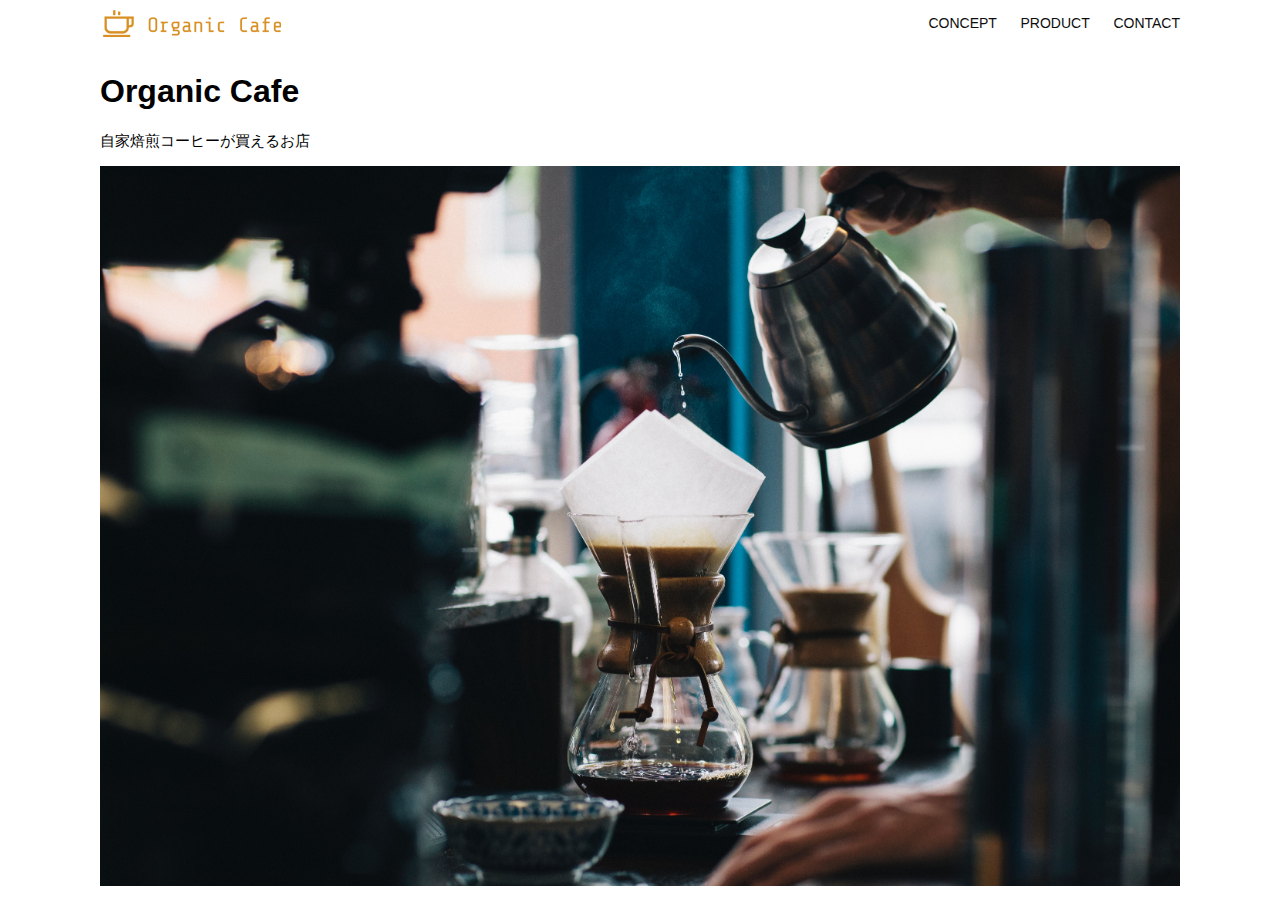
<file: html-css-kadai_013/index.html>
<!DOCTYPE html>
<html>
  <head>
    <title>Original Cafe</title>
    <meta charset="UTF-8">
    <meta name="description" content="自家焙煎のコーヒーが買えるお店Original Cafe">
    <meta name="viewport" content="width=device-width, initial-scale=1.0">
    <link rel="stylesheet" href="style.css">
  </head>

  <body>
    <!--ヘッダー-->
    <header>
      <!--ロゴ-->
      <a href="index.html" id="logo">
        <img src="images/logo.png" alt="トップページに戻る">
      </a>

       <!-- PC用ナビゲーション -->
    <nav id="nav-pc">
      <a href="index.html#concept">CONCEPT</a>
      <a href="index.html#product">PRODUCT</a>
      <a href="index.html#contact">CONTACT</a>
    </nav>

          <!-- スマホ用メニューボタン -->
    <img id="menu-sp" src="images/button-menu.png" alt="ナビゲーションを開く" onclick="document.getElementById('nav-sp').style.display = 'block'">

    <!-- スマホ用ナビゲーション -->
    <nav id="nav-sp">
      <ul>
        <li>
          <img id="close" src="images/button-close.png" alt="ナビゲーションを閉じる" onclick="document.getElementById('nav-sp').style.display = 'none'">
        </li>
        <li>
          <a id="logo-sp" href="index.html" onclick="document.getElementById('nav-sp').style.display = 'none'">
            <img src="images/logo-sp.png" alt="トップページに戻る">
          </a>
        </li>
        <li>
          <a class="menu" href="index.html#concept" onclick="document.getElementById('nav-sp').style.display = 'none'">CONCEPT</a>
        </li>
        <li>
          <a class="menu" href="index.html#product" onclick="document.getElementById('nav-sp').style.display = 'none'">PRODUCT</a>
        </li>
        <li><a class="menu" href="index.html#contact" onclick="document.getElementById('nav-sp').style.display = 'none'">CONTACT</a>
        </li>
      </ul>
    </nav>
    </header>

    <main>
      <article>
        <!--メインビジュアル-->
        <section id="main-visual">
          <div id="main-message">
            <h1>Organic Cafe</h1>
            <p>自家焙煎コーヒーが買えるお店</p>
          </div>
          <img src="images/main-image.jpg" alt="コーヒーをハンドドリップで淹れる画像"/>
        </section> 
      </article>
    </main>
  </body>
</html>
</file>
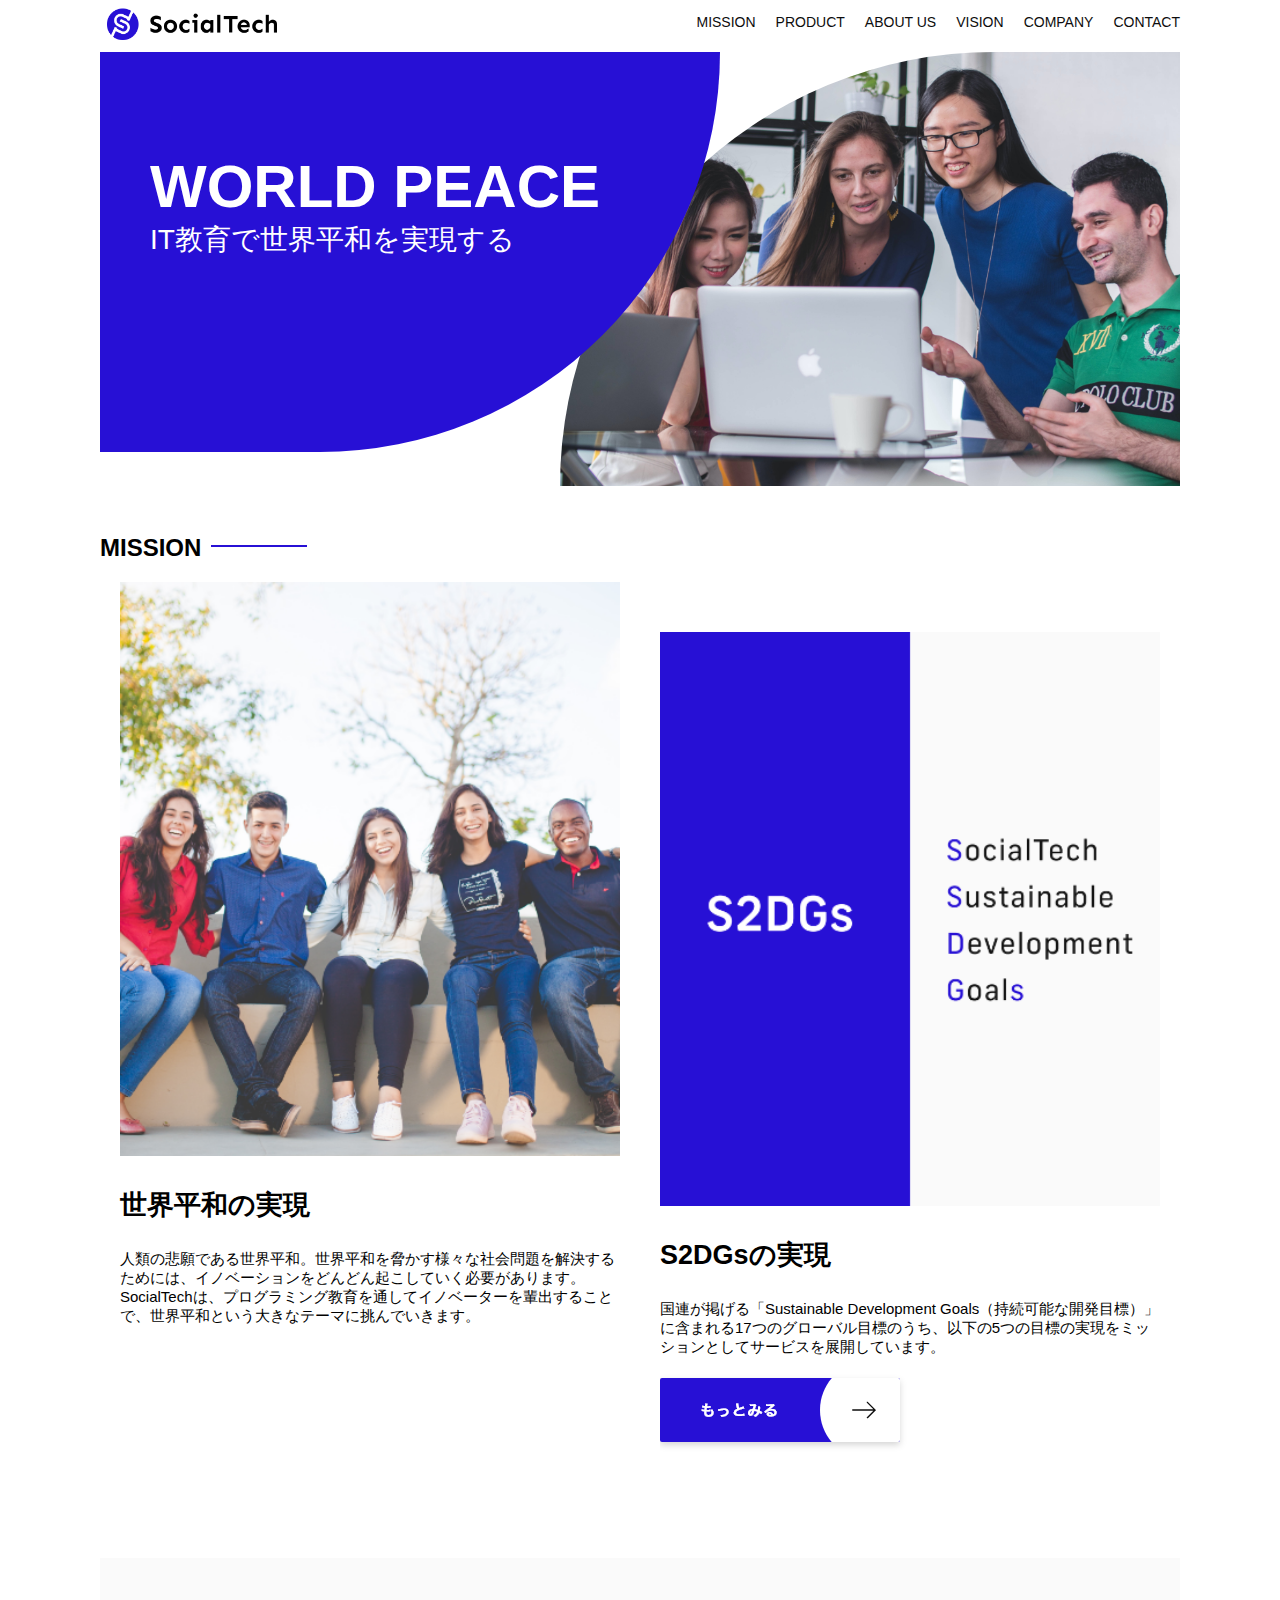
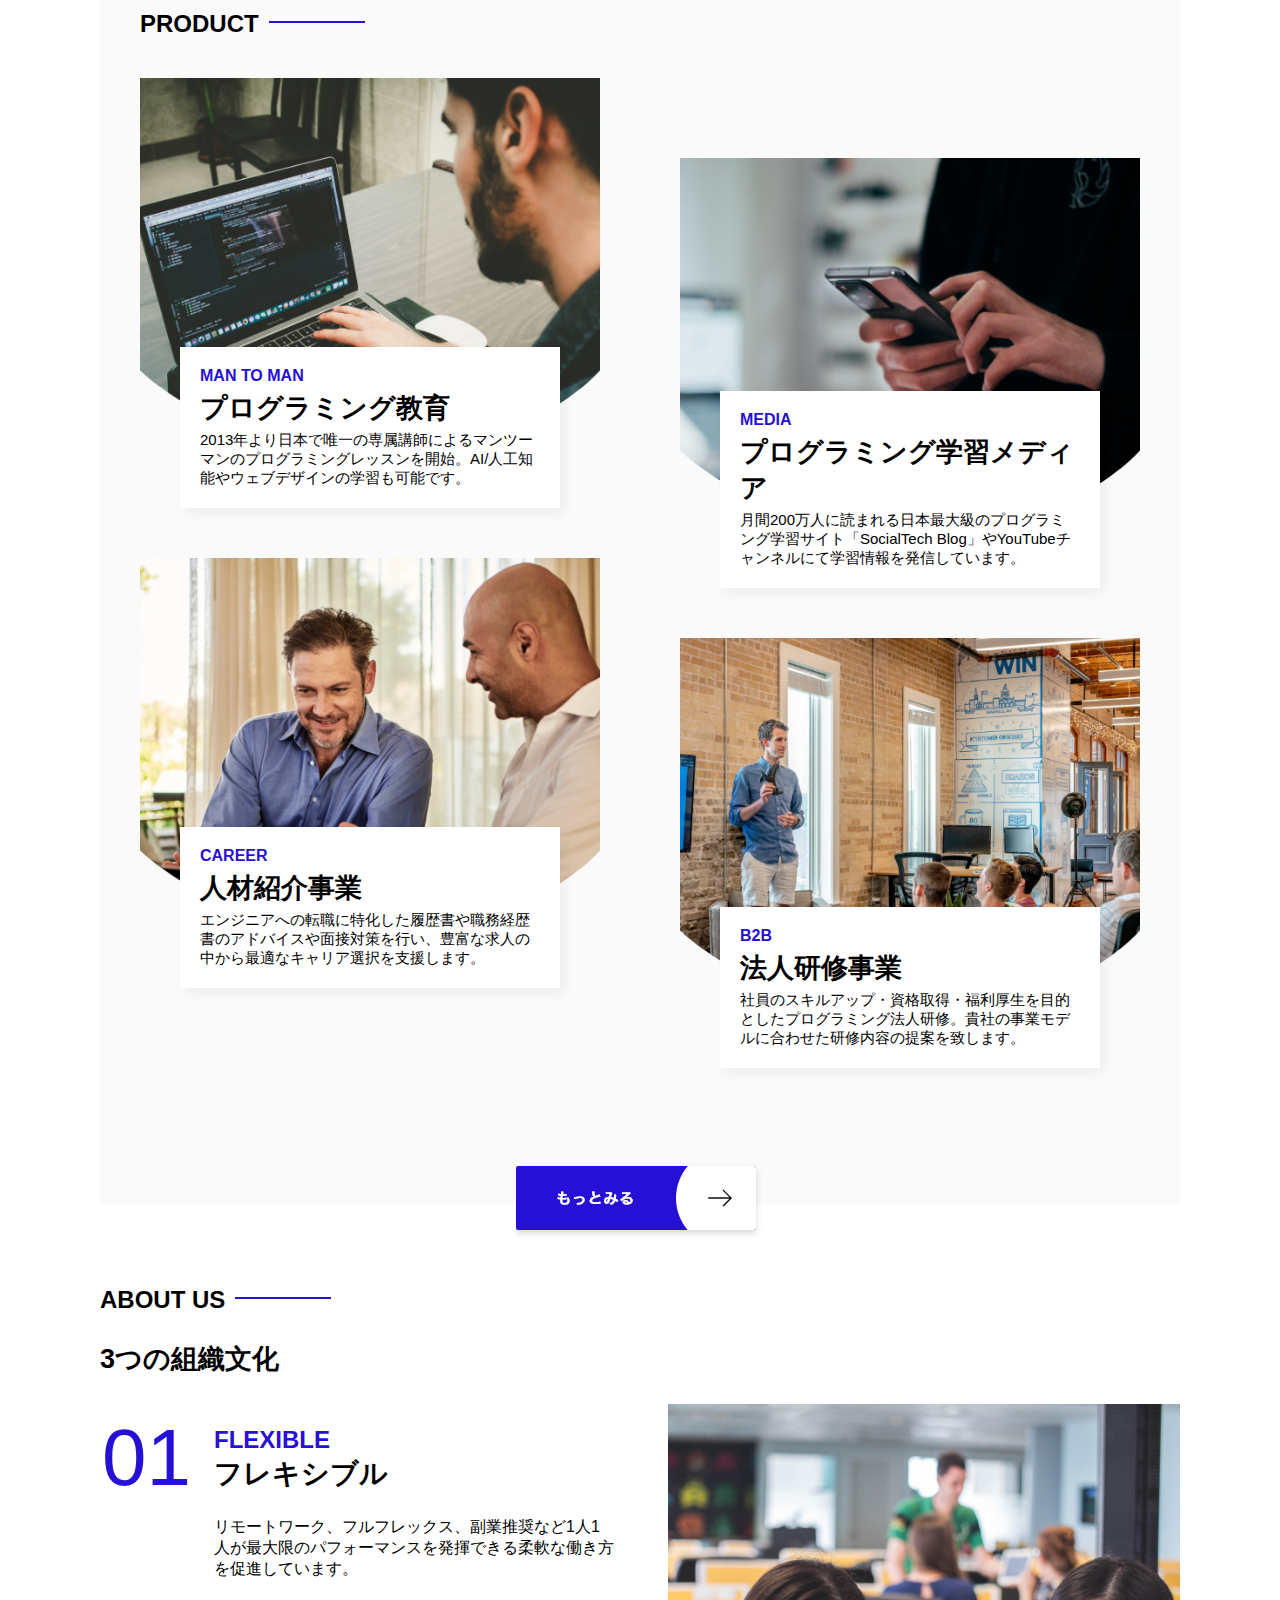
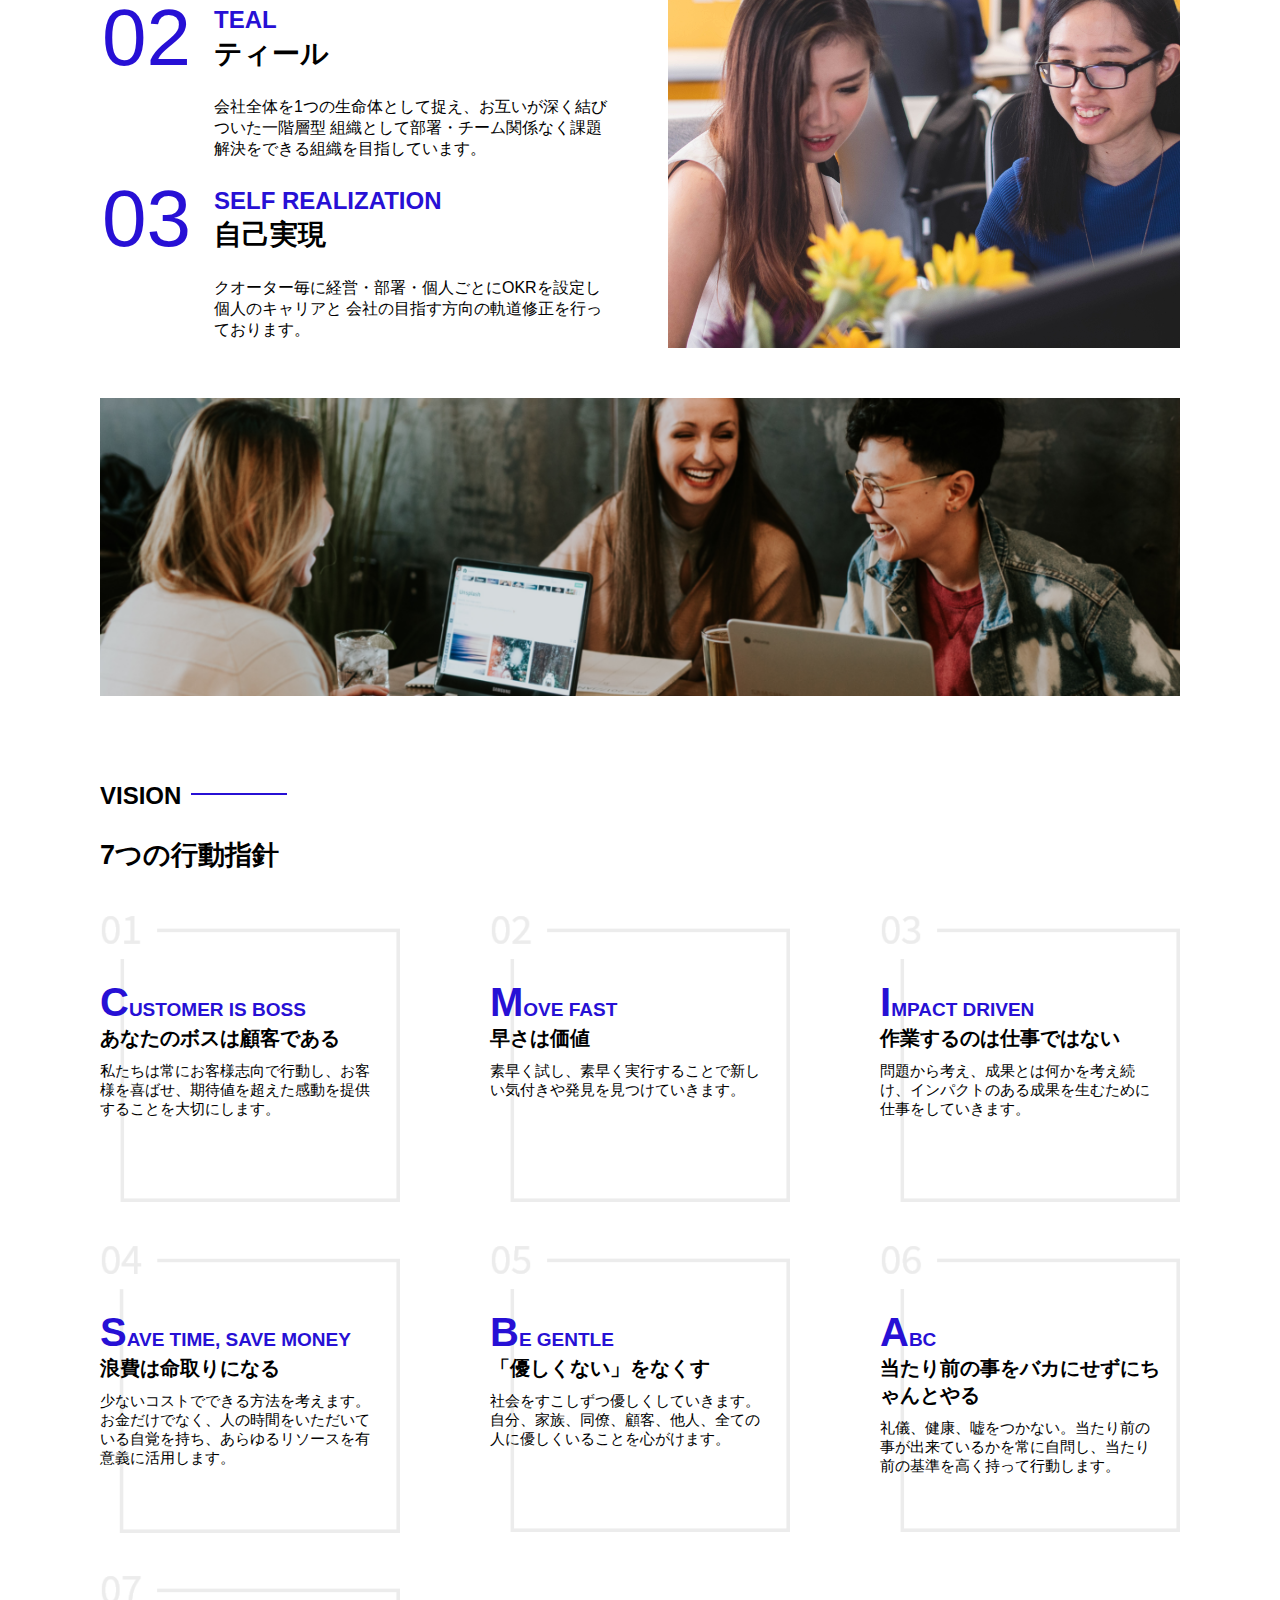
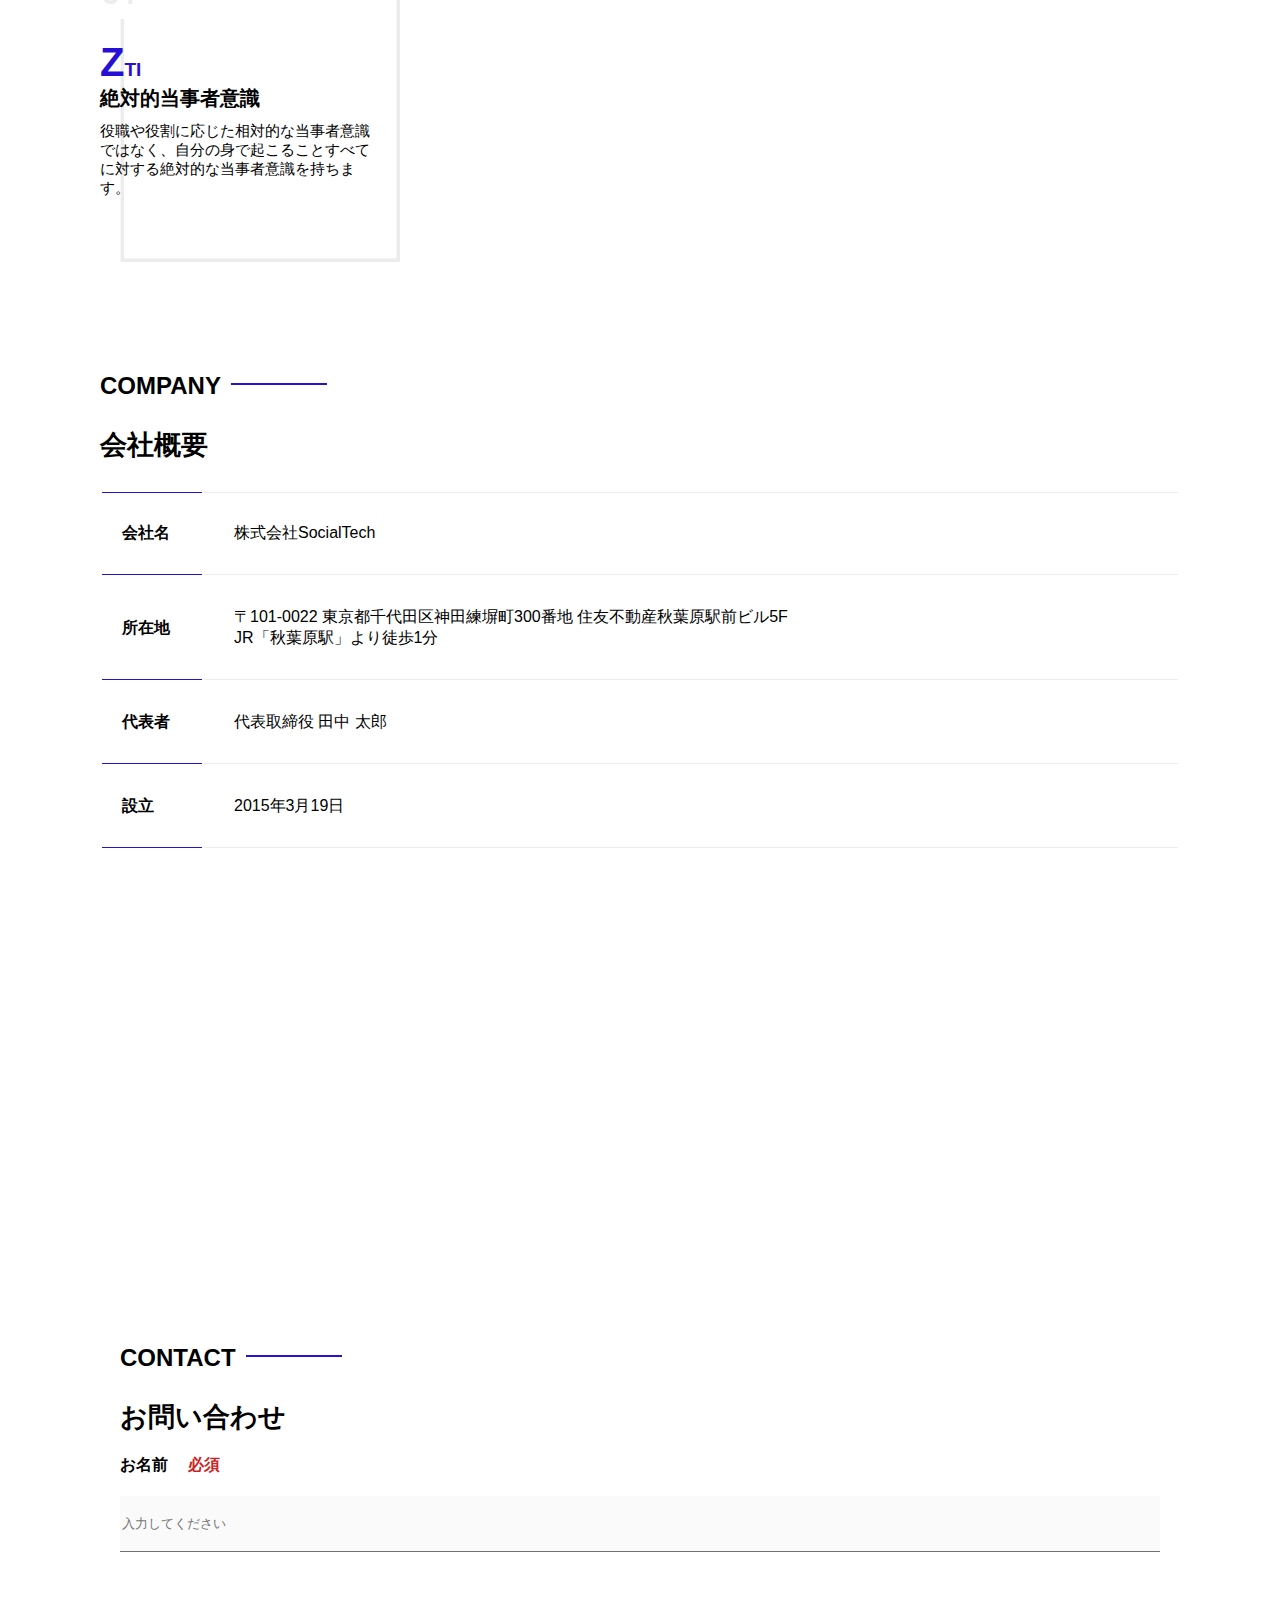
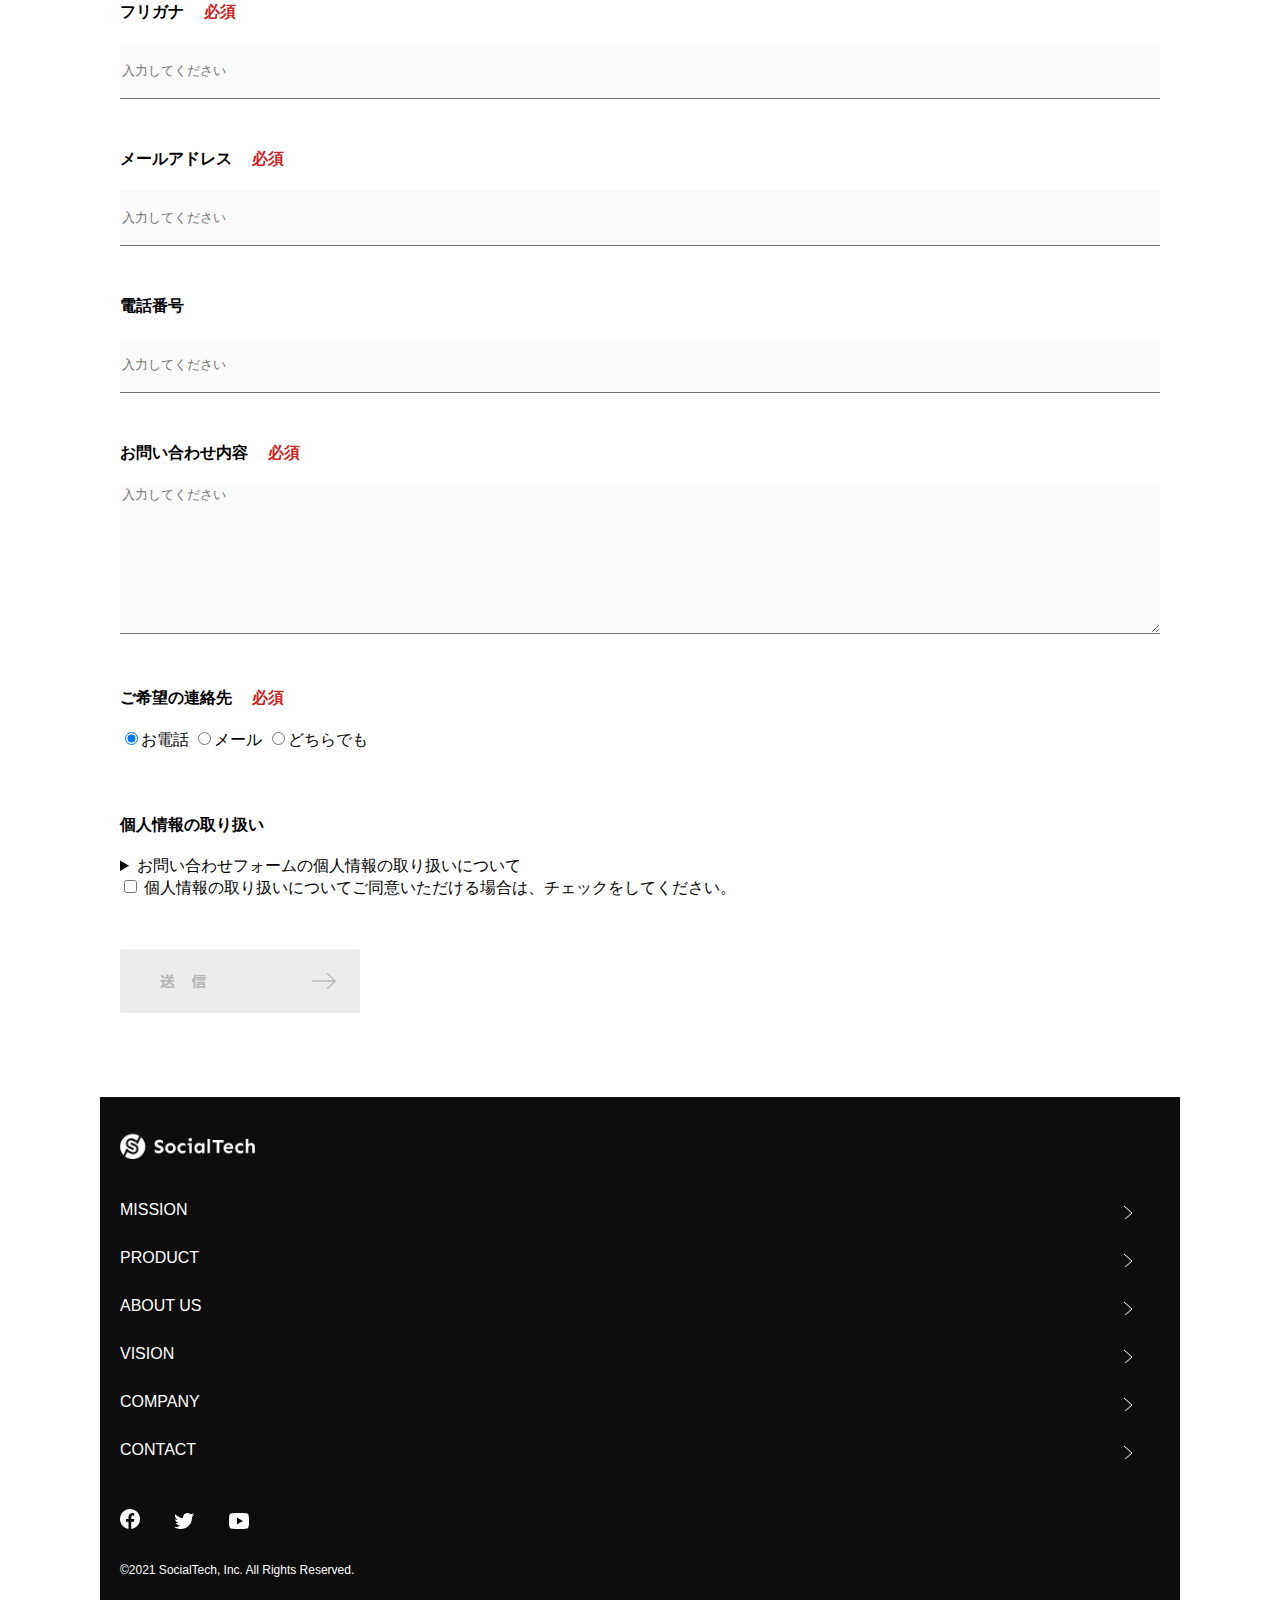
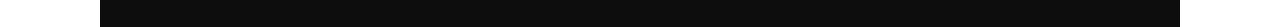
<file: kadai_tutorial_output/index.html>
<!DOCTYPE html>
<html>
  <head>
    <title>SocialTech</title>
    <meta charset="utf-8">
    <meta name="description" content="SocialTechはEdTech業界のリーディングカンパニーを目指します。">
    <meta name="viewport" content="width=device-width, initial-scale=1.0">
    <meta name="twitter:card" content="summary">
    <meta name="twitter:site" content="@uw_102msk">
    <meta property="og:url" content="https://kanako-224.github.io/socialtech/">
    <meta property="og:title" content="SocialTech">
    <meta property="og:description" content="SocialTechはEdTech業界のリーディングカンパニーを目指します。">
    <meta property="og:image" content="https://kanako-224.github.io/socialtech//images/logo.png">  
    <link rel="stylesheet" href="style.css">
  </head>
  <body>
    <!--ヘッダー-->
    <header>
      <!--ロゴ-->
      <a href="index.html" id="logo">
        <img src="images/logo.png" alt="トップページに戻る">
      </a>
      <!--PC用ナビゲーション-->
      <nav id="nav-pc">
        <ul>
          <li><a href="mission.html">MISSION</a></li>
          <li><a href="product.html">PRODUCT</a></li>
          <li><a href="index.html#aboutus">ABOUT US</a></li>
          <li><a href="index.html#vision">VISION</a></li>
          <li><a href="index.html#company">COMPANY</a></li>
          <li><a href="index.html#contact">CONTACT</a></li>
        </ul>
      </nav>
        <!--スマホ用メニューボタン-->
        <button id="menu-sp" onclick="document.getElementById('nav-sp').style.display = 'block'">
          <img src="images/button-menu.png" alt="ナビゲーションを開く">
        </button>
          <!--スマホ用ナビゲーション-->
          <div id="nav-sp">
            <button id="close" onclick="document.getElementById('nav-sp').style.display = 'none'">
              <img src="images/button-close.png" alt="ナビゲーションを閉じる">
            </button>

            <nav>
              <ul>
                <li>
                  <a id="logo-sp" href="index.html" onclick="document.getElementById('nav-sp').style.display = 'none'"><img src="images/logo-sp.png" alt="トップページに戻る"></a>
                </li>
                <li><a class="menu" href="mission.html" onclick="document.getElementById('nav-sp').style.display = 'none'">MISSION</a></li>
                <li><a class="menu" href="product.html" onclick="document.getElementById('nav-sp').style.display = 'none'">PRODUCT</a></li>
                <li><a class="menu" href="index.html#aboutus" onclick="document.getElementById('nav-sp').style.display = 'none'">ABOUT US</a></li>
                <li><a class="menu" href="index.html#vision" onclick="document.getElementById('nav-sp').style.display = 'none'">VISION</a></li>
                <li><a class="menu" href="index.html#company" onclick="document.getElementById('nav-sp').style.display = 'none'">COMPANY</a></li>
                <li><a class="menu" href="index.html#contact" onclick="document.getElementById('nav-sp').style.display = 'none'">CONTACT</a></li>
              </ul>
            </nav>
            <div id="sns">
              <a href="https://www.facebook.com/sejuku2013">
                <img src="images/button-facebook.png" alt="Facebookのリンク">
              </a>
              <a href="https://twitter.com/samuraijuku">
                <img src="images/button-twitter.png" alt="Twitterのリンク">
              </a>
              <a href="https://www.youtube.com/channel/UCCFOQO5aDK0xXam4cUQXT8g">
                <img src="images/button-youtube.png" alt="YouTubeのリンク">
              </a>
            </div>
          </div>
  </header>
      <main>
        <article>
          <!--メインビジュアル-->
          <section id="main-visual">
            <div id="main-message">
              <h1>WORLD PEACE</h1>
              <p>IT教育で世界平和を実現する</p>
            </div>
            <img src="images/index/index-main.png" alt="PCの周りに集まる多国籍の仲間たち">
          </section>
          <!--ミッション-->
          <section id="mission">
            <h2 class="index-h2">MISSION</h2>
            <div id="mission-flex">
              <div>
                <img id="mission-photo" src="images/index/index-mission.png" alt="屋外のベンチで写真を撮影する多国籍の仲間たち">
                <h3>世界平和の実現</h3>
                <p>
                  人類の悲願である世界平和。世界平和を脅かす様々な社会問題を解決するためには、イノベーションをどんどん起こしていく必要があります。SocialTechは、プログラミング教育を通してイノベーターを輩出することで、世界平和という大きなテーマに挑んでいきます。
                </p>            
              </div>
              <div>
                <img id="s2dgs" src="images/index/s2dgs.png" alt="S2DGs">
                <h3>S2DGsの実現</h3>
                <p>国連が掲げる「Sustainable Development Goals（持続可能な開発目標）」に含まれる17つのグローバル目標のうち、以下の5つの目標の実現をミッションとしてサービスを展開しています。</p>
                <a href="mission.html">
                  <img src="images/button-more.png" alt="もっとみる">
                </a>
              </div>
            </div>
          </section>
          <!--プロダクト-->
          <section id="product">
            <h2 class="index-h2">PRODUCT</h2>
            <div class="product-flex">
              <div id="product-left">
                <div>
                  <img class="product-photo" src="images/index/index-mantoman.png" alt="PCでコードを書く男性">
                  <div class="product-explain">
                    <span>MAN TO MAN</span>
                    <h3>プログラミング教育</h3>
                    <p>2013年より日本で唯一の専属講師によるマンツーマンのプログラミングレッスンを開始。AI/人工知能やウェブデザインの学習も可能です。</p>
                  </div>
                </div>
                <div>
                  <img class="product-photo" src="images/index/index-career.png" alt="笑顔で話し合う2人の男性">
                  <div class="product-explain">
                    <span>CAREER</span>
                    <h3>人材紹介事業</h3>
                    <p>エンジニアへの転職に特化した履歴書や職務経歴書のアドバイスや面接対策を行い、豊富な求人の中から最適なキャリア選択を支援します。</p>
                  </div>
                </div>
              </div>
              <div id="product-right">
                <div>
                  <img class="product-photo" src="images/index/index-media.png" alt="スマートフォンを操作する人">
                  <div class="product-explain">
                    <span>MEDIA</span>
                    <h3>プログラミング学習メディア</h3>
                    <p>月間200万人に読まれる日本最大級のプログラミング学習サイト「SocialTech Blog」やYouTubeチャンネルにて学習情報を発信しています。</p>
                  </div>
                </div>
                <div>
                  <img class="product-photo" src="images/index/index-b2b.png" alt="講演中の男性とそれを聴く人々">
                  <div class="product-explain">
                    <span>B2B</span>
                    <h3>法人研修事業</h3>
                    <p>社員のスキルアップ・資格取得・福利厚生を目的としたプログラミング法人研修。貴社の事業モデルに合わせた研修内容の提案を致します。</p>
                  </div>
                </div>
              </div>
            </div>
            <div id="product-more">
              <a href="product.html">
                <img src="images/button-more.png" alt="もっとみる">
              </a>
            </div>
          </section>
            <!--ABOUT US-->
            <section id="aboutus">
              <h2 class="index-h2">ABOUT US</h2>
              <h3>3つの組織文化</h3>
              <div>
                <table class="culture-table">
                  <tr>
                    <td class="culture-num">01</td>
                    <th><span class="culture-en">FLEXIBLE</span><br>フレキシブル</th>
                  </tr>
                  <tr>
                    <td>
                      <!--空のセル-->
                    </td>
                    <td class="culture-description">リモートワーク、フルフレックス、副業推奨など1人1人が最大限のパフォーマンスを発揮できる柔軟な働き方を促進しています。</td>
                  </tr>
                  <tr>
                    <td class="culture-num">02</td>
                    <th><span class="culture-en">TEAL</span><br>ティール</th>
                  </tr>
                  <tr>
                    <td>
                      <!--空のセル-->
                    </td>
                    <td class="culture-description">会社全体を1つの生命体として捉え、お互いが深く結びついた一階層型 組織として部署・チーム関係なく課題解決をできる組織を目指しています。</td>
                  </tr>
                  <tr>
                    <td class="culture-num">03</td>
                    <th><span class="culture-en">SELF REALIZATION</span><br>自己実現</th>
                  </tr>
                  <tr>
                    <td>
                      <!--空のセル-->
                    </td>
                    <td class="culture-description">クオーター毎に経営・部署・個人ごとにOKRを設定し個人のキャリアと 会社の目指す方向の軌道修正を行っております。</td>
                  </tr>
                </table>
                  <img class="culture-img" src="images/index/index-aboutus1.png" alt="笑顔で話し合う2人の女性">
              </div>
                <img class="culture-img2" src="images/index/index-aboutus2.png" alt="笑顔で話し合う3人の男女">
            </section>
            <!--VISION-->
            <section id="vision">
              <h2 class="index-h2">VISION</h2>
              <h3>7つの行動指針</h3>
              <div>
                   <div class="vision-box">
                     <img src="images/index/vision-01.png" alt="01">
                     <div>
                       <h4>CUSTOMER IS BOSS</h4>
                       <h5>あなたのボスは顧客である</h5>
                       <p>私たちは常にお客様志向で行動し、お客様を喜ばせ、期待値を超えた感動を提供することを大切にします。</p>
                     </div>
                   </div>
                    <div class="vision-box">
                      <img src="images/index/vision-02.png" alt="02">
                      <div>
                        <h4>MOVE FAST</h4>
                        <h5>早さは価値</h5>
                        <p>素早く試し、素早く実行することで新しい気付きや発見を見つけていきます。</p>
                      </div>
                    </div>
                    <div class="vision-box">
                      <img src="images/index/vision-03.png" alt="03">
                      <div>
                        <h4>IMPACT DRIVEN</h4>
                        <h5>作業するのは仕事ではない</h5>
                        <p>問題から考え、成果とは何かを考え続け、インパクトのある成果を生むために仕事をしていきます。</p>
                      </div>
                    </div>
                    <div class="vision-box">
                      <img src="images/index//vision-04.png" alt="04">
                      <div>
                        <h4>SAVE TIME, SAVE MONEY</h4>
                        <h5>浪費は命取りになる</h5>
                        <p>少ないコストでできる方法を考えます。お金だけでなく、人の時間をいただいている自覚を持ち、あらゆるリソースを有意義に活用します。</p>
                      </div>
                    </div>
                    <div class="vision-box">
                      <img src="images/index/vision-05.png" alt="05">
                      <div>
                        <h4>BE GENTLE</h4>
                        <h5>「優しくない」をなくす</h5>
                        <p>社会をすこしずつ優しくしていきます。自分、家族、同僚、顧客、他人、全ての人に優しくいることを心がけます。</p>
                      </div>
                    </div>
                    <div class="vision-box">
                      <img src="images/index/vision-06.png" alt="06">
                      <div>
                        <h4>ABC</h4>
                        <h5>当たり前の事をバカにせずにちゃんとやる</h5>
                        <p>礼儀、健康、嘘をつかない。当たり前の事が出来ているかを常に自問し、当たり前の基準を高く持って行動します。</p>
                      </div>
                    </div>
                      <div class="vision-box">
                        <img src="images/index/vision-07.png" alt="07">
                        <div>
                          <h4>ZTI</h4>
                          <h5>絶対的当事者意識</h5>
                          <p>役職や役割に応じた相対的な当事者意識ではなく、自分の身で起こることすべてに対する絶対的な当事者意識を持ちます。</p>
                        </div>
                      </div>
              </div>
            </section>
            <!--COMPANY-->
            <section id="company">
              <h2 class="index-h2">COMPANY</h2>
              <h3>会社概要</h3>
                  <table id="company-table">
                    <tr>
                      <th class="tableheader tableheader-first">会社名</th>
                      <td class="cell cell-first">株式会社SocialTech</td>
                    </tr>
                    <tr>
                      <th class="tableheader">所在地</th>
                      <td class="cell">〒101-0022 東京都千代田区神田練塀町300番地 住友不動産秋葉原駅前ビル5F<br>JR「秋葉原駅」より徒歩1分</td>
                    </tr>
                    <tr>
                      <th class="tableheader">代表者</th>
                      <td class="cell">代表取締役 田中 太郎</td>
                    </tr>
                    <tr>
                      <th class="tableheader">設立</th>
                      <td class="cell">2015年3月19日</td>
                    </tr>
                  </table>
 <iframe
 src="https://www.google.com/maps/embed?pb=!1m18!1m12!1m3!1d3240.0688551336807!2d139.7720776764874!3d35.69992317258124!2m3!1f0!2f0!3f0!3m2!1i1024!2i768!4f13.1!3m3!1m2!1s0x60188fee13660e23%3A0x77137876edf742ac!2z5L2P5Y-L5LiN5YuV55Sj56eL6JGJ5Y6f6aeF5YmN44OT44Or!5e0!3m2!1sja!2sjp!4v1727426202533!5m2!1sja!2sjp" 
 style="border:0;" allowfullscreen="" loading="lazy"></iframe>               
            </section>
            <!--お問い合わせフォーム-->
            <section id="contact">
              <h2 class="index-h2">CONTACT</h2>
              <h3>お問い合わせ</h3>
              <form>
                <div>
                  <div class="contact-heading">
                    <label class="contact-label">お名前<span class="contact-span">必須</span></label>
                  </div>
                  <div>
                    <input type="text" name="name" placeholder="入力してください" class="contact-textbox">
                  </div>
                </div>
                <div>
                  <div class="contact-heading">
                    <label class="contact-label">フリガナ<span class="contact-span">必須</span></label>
                  </div>
                  <div>
                    <input type="text" name="hurigana" placeholder="入力してください" class="contact-textbox">
                  </div>
                </div>
                <div>
                  <div class="contact-heading">
                    <label class="contact-label">メールアドレス<span class="contact-span">必須</span></label>
                  </div>
                  <div>
                    <input type="text" name="email" placeholder="入力してください" class="contact-textbox">
                  </div>
                </div>
                <div>
                  <div class="contact-heading">
                    <label class="contact-label">電話番号</label>
                  </div>
                  <div>
                    <input type="text" name="tel" placeholder="入力してください" class="contact-textbox">
                  </div>
                </div>
                  <div>
                    <div class="contact-heading">
                      <label class="contact-label">お問い合わせ内容<span class="contact-span">必須</span></label>
                    </div>
                    <div>
                      <textarea class="contact-textarea" placeholder="入力してください" name="message"></textarea>
                    </div>
                  </div>
                    <div>
                      <div class="contact-heading">
                        <label class="contact-label">ご希望の連絡先<span class="contact-span">必須</span></label>
                      </div>
                      <div>
                        <input class="radiobutton" type="radio" value="tel" name="contact" checked><label>お電話</label>
                        <input class="radiobutton" type="radio" value="mail" name="contact"><label>メール</label>
                        <input class="radiobutton" type="radio" value="both" name="contact"><label>どちらでも</label>
                      </div>
                    </div>
                        <div>
                          <div class="contact-heading">
                            <label class="contact-label">個人情報の取り扱い</label>
                          </div>
                          <div>
                            <details>
                              <summary>お問い合わせフォームの個人情報の取り扱いについて</summary>
                              <div>
                                <dl>
                                  <dt>１.組織の名称又は氏名</dt>
                                  <dd>株式会社SocialTech</dd>
                                  <dt>２.個人情報保護管理者（若しくはその代理人）の氏名又は職名、所属及び連絡先</dt>
                                  <dd>
                                    <p>鈴木 一郎 コーポレート部</p>
                                    <p>メールアドレス：samurai@example.com</p>
                                    <p>TEL：03-1234-5678</p>
                                  </dd>
                                  <dt>３.個人情報の利用目的</dt>
                                  <dd>
                                    <ul>
                                      <li>・本サービス及び本サービスに関連する情報の提供又はそれらに関する連絡のため</li>
                                      <li>・当社の商品等の広告または宣伝（電子メールによるものを含むものとします。）</li>
                                      <li>・当社サービスのご案内のため</li>
                                      <li>・当社の商品等の広告または宣伝（電子メールによるものを含むものとします。）</li>
                                    </ul>
                                  </dd>
                                  <dt>４.個人情報の取り扱い業務の委託</dt>
                                  <dd>個人情報の取扱業務の全部または一部を外部に業務委託する場合があります。その際、弊社は、個人情報を適切に保護できる管理体制を敷き実行していることを条件として委託先を厳選したうえで、機密保持契約を委託先と締結し、お客様の個人情報を厳密に管理させます。</dd>
                                  <dt>５.個人情報の開示等の請求</dt>
                                  <dd>
                                    お客様は、弊社に対してご自身の個人情報の開示等（利用目的の通知、開示、内容の訂正・追加・削除、利用の停止または消去、第三者への提供の停止）に関して、当社問合わせ窓口に申し出ることができます。<br>
                                    その際、弊社はお客様ご本人を確認させていただいたうえで、合理的な期間内に対応いたします。<br>
                                    なお、個人情報に関する弊社問合わせ先は、次の通りです。
                                  </dd>
                                  <dd>
                                    <p>株式会社SocialTech　個人情報問合わせ窓口</p>
                                    <p>〒150-0043　東京都千代田区神田練塀町300番地 住友不動産秋葉原駅前ビル5F</p>
                                    <p>メールアドレス：samurai@example.com　TEL：03-1234-5678</p>
                                  </dd>

                                  <dt>６.個人情報を提供されることの任意性について</dt>
                                  <dd>お客様がご自身の個人情報を弊社に提供されるか否かは、お客様のご判断によりますが、もしご提供されない場合には、適切なサービスが提供できない場合がありますので予めご了承ください。</dd>
                                </dl>
                              </div>
                            </details>
                            <input type="checkbox" name="agree">
                            <span>個人情報の取り扱いについてご同意いただける場合は、チェックをしてください。</span>
                          </div>
                        </div>
                          <input type="image" src="images/button-submit.png" alt="送信する">
              </form>
            </section>
        </article>
      </main>

        <footer>
          <div id="footer-logo">
            <img src="images/logo-sp.png" alt="SocialTech">
          </div>
            <div id="footer-link">
              <a href="mission.html">MISSION</a>
              <a href="product.html">PRODUCT</a>
              <a href="index.html#aboutus">ABOUT US</a>
              <a href="index.html#vision">VISION</a>
              <a href="index.html#company">COMPANY</a>
              <a href="index.html#contact">CONTACT</a>
            </div>
              <div id="sns-footer">
                <div class="sns-btns">
                  <a href="https://www.facebook.com/sejuku2013"><img src="images/button-facebook.png" alt="Facebookのリンク"></a>
                  <a href="https://twitter.com/samuraijuku"><img src="images/button-twitter.png" alt="Twitterのリンク"></a>
                  <a href="https://www.youtube.com/channel/UCCFOQO5aDK0xXam4cUQXT8g"><img src="images/button-youtube.png" alt="YouTubeのリンク"></a>
                </div>
                <p id="copyright">&copy;2021 SocialTech, Inc. All Rights Reserved.</p>
              </div>
        </footer>
    </body>

</html>
</file>
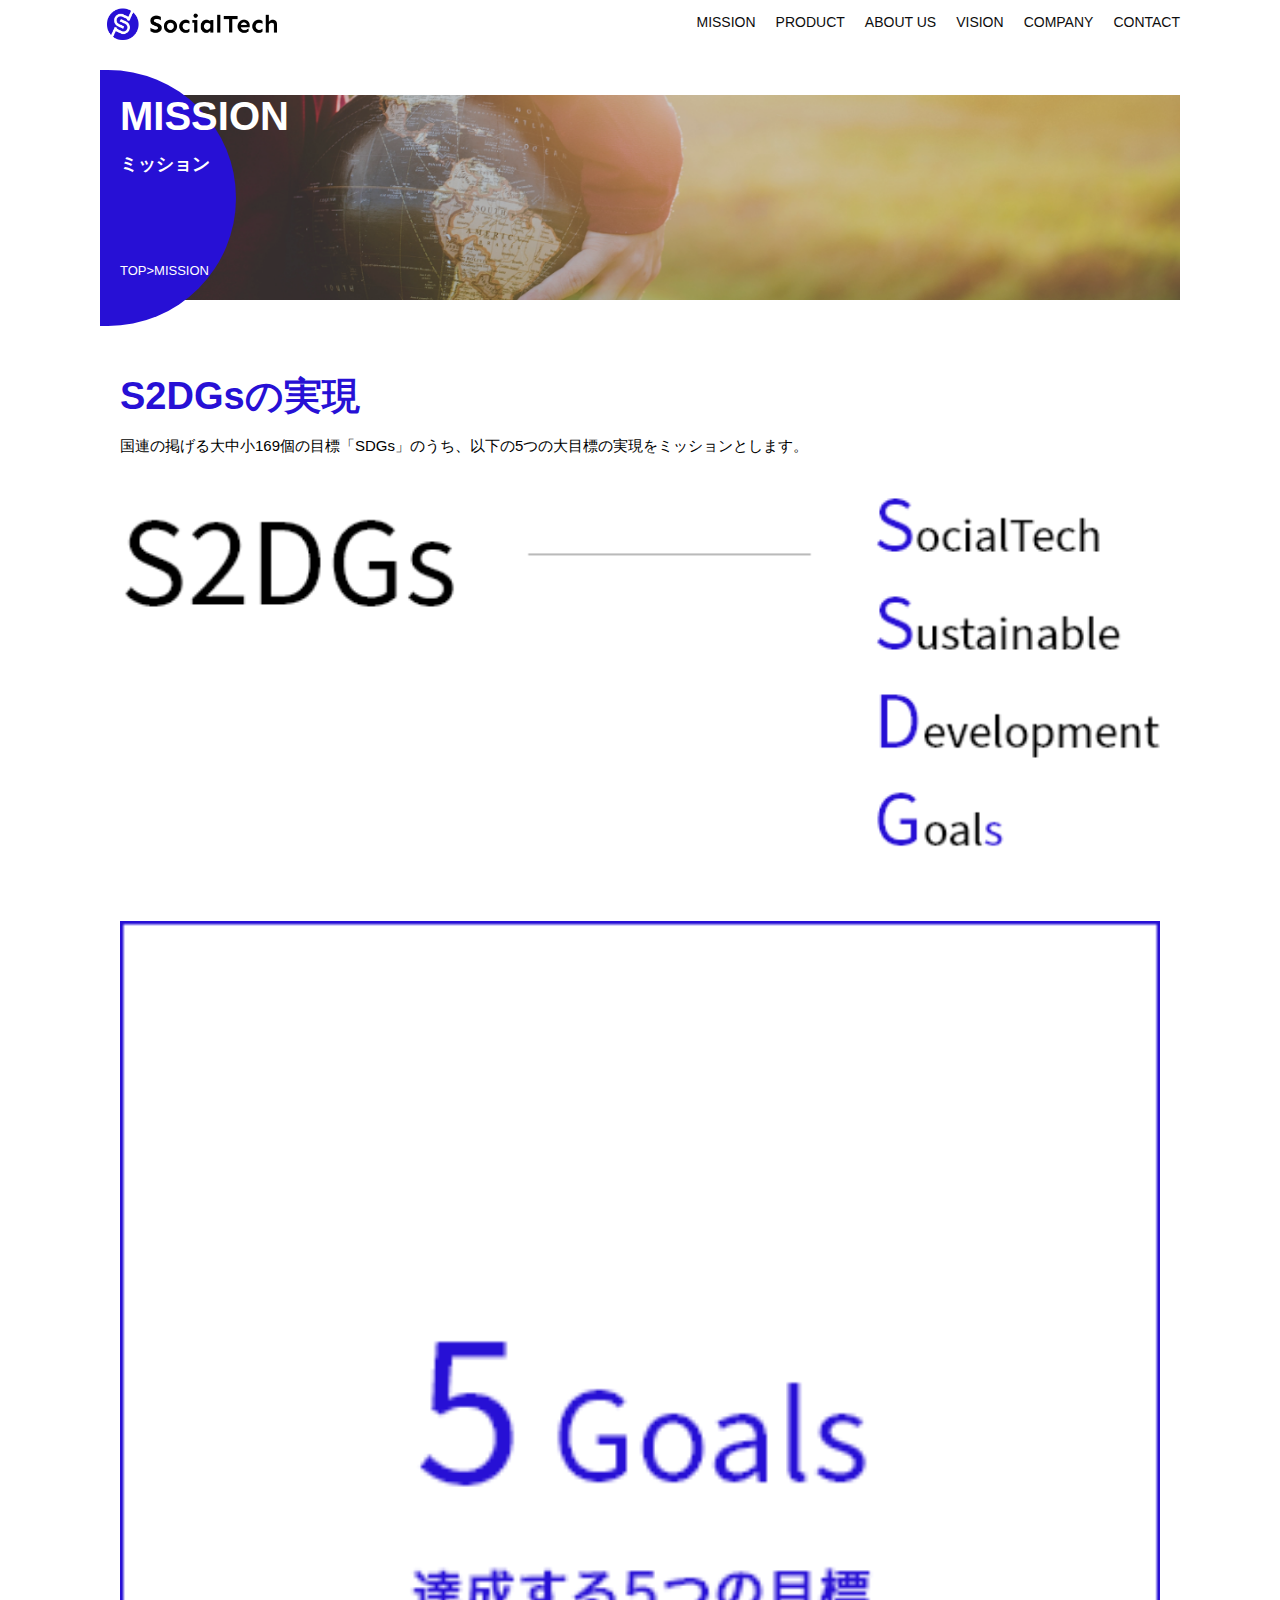
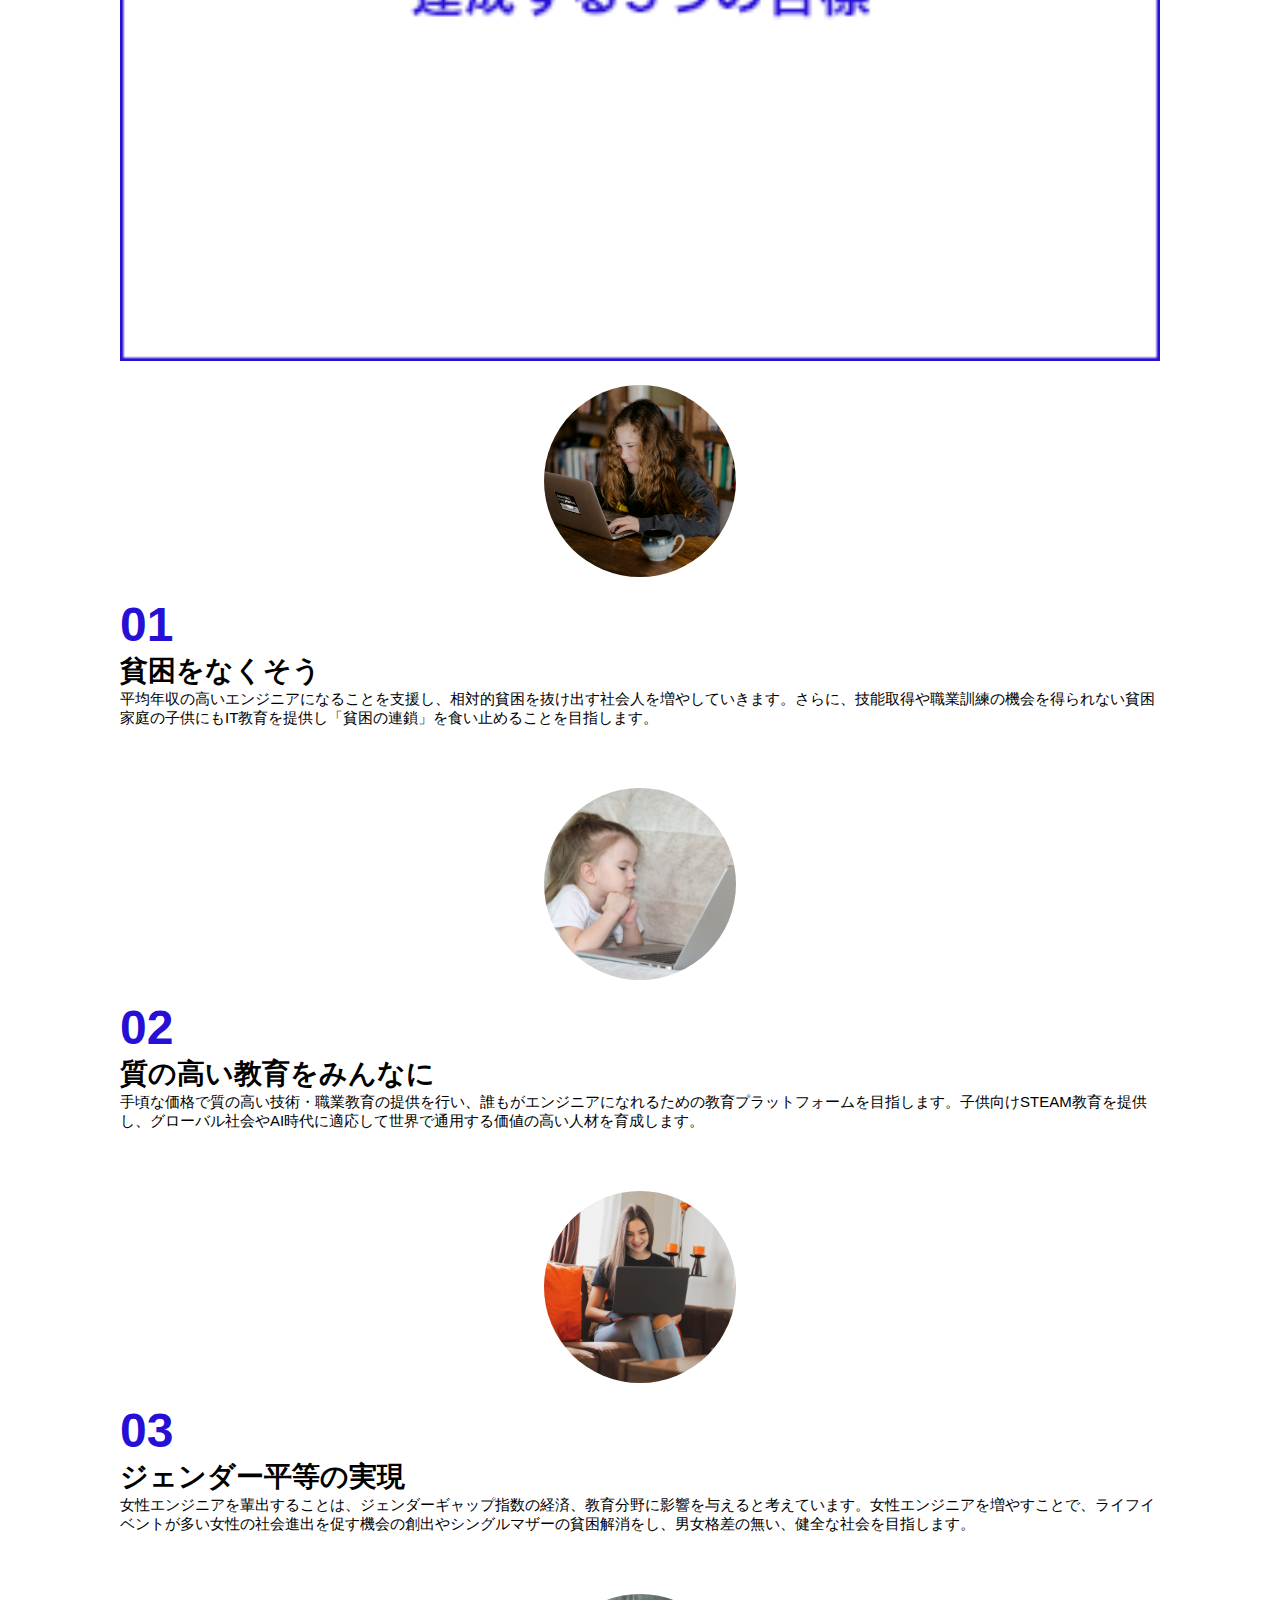
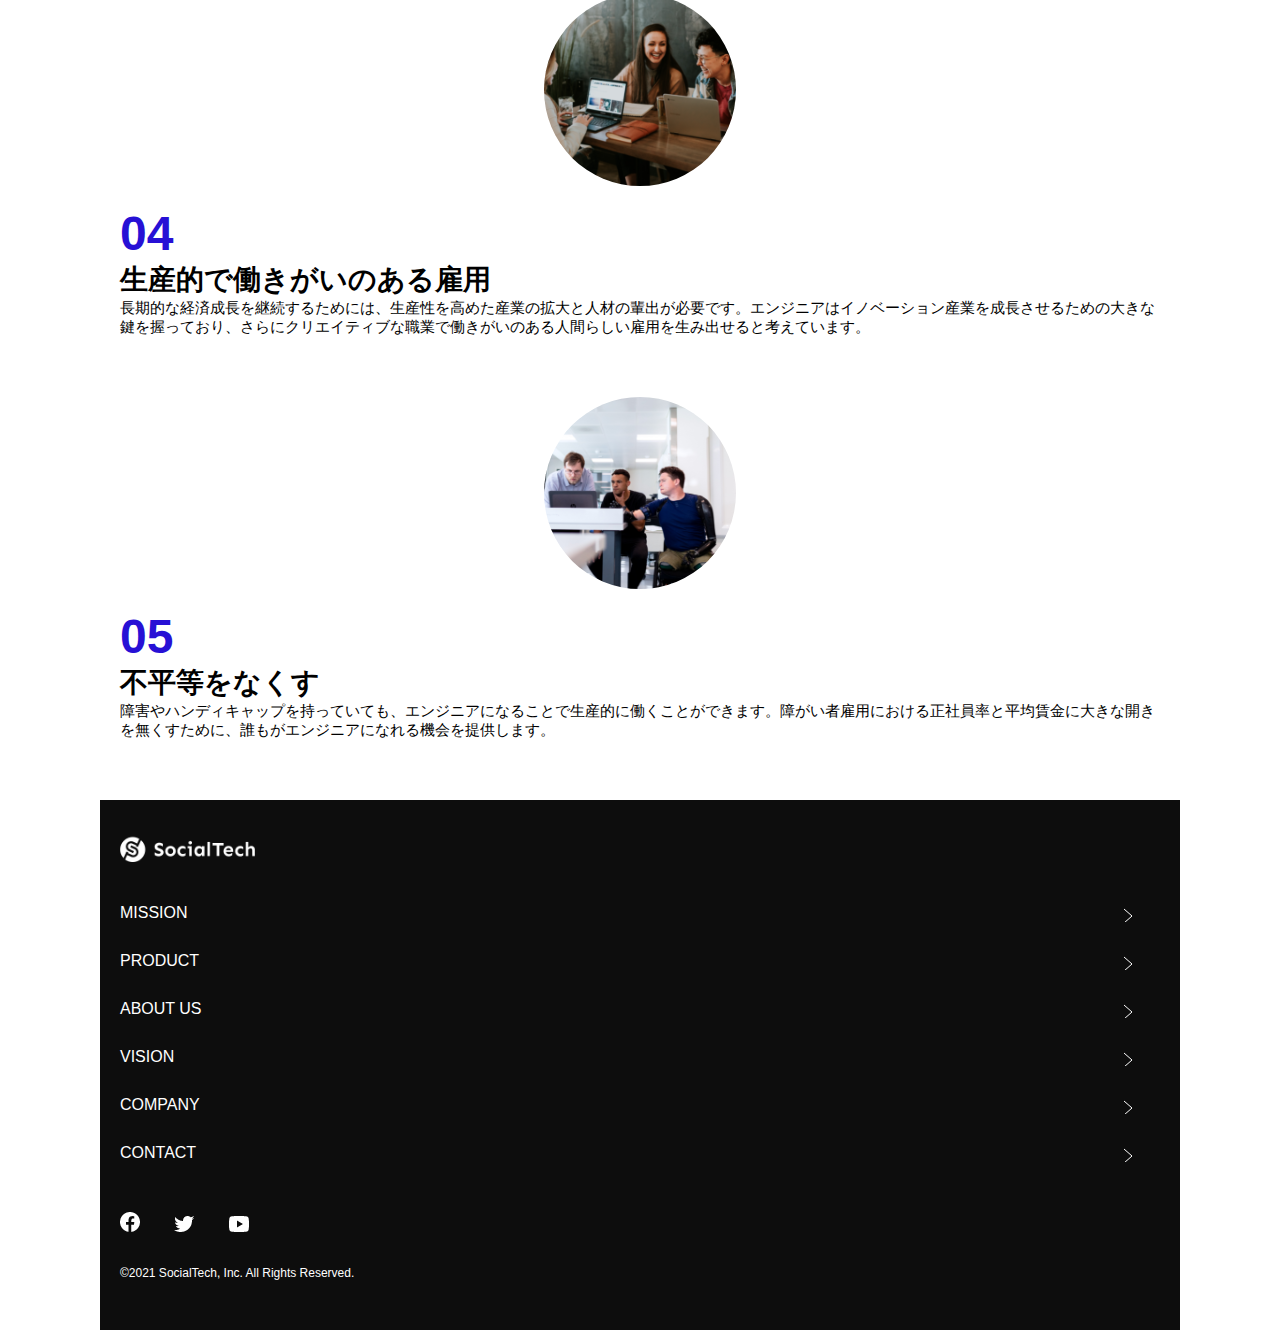
<file: kadai_tutorial_output/mission.html>
<!DOCTYPE html>
<html>
  <head>
    <style>
      img:not([alt]){
        border: 10px solid red;
      }
    </style>
    <title>SocialTech - MISSION ミッション -</title>
    <meta charset="utf-8">
    <meta name="description" content="SocialTechが目指す5つの目標（S2DGs）を紹介します">
    <meta name="viewport" content="width=device-width, initial-scale=1.0">
    <link rel="stylesheet" href="style.css">
  </head>

  <body>
    <!--ヘッダー-->
    <header>
      <!--ロゴ-->
      <a href="index.html" id="logo">
        <img src="images/logo.png" alt="トップページに戻る">
      </a>

      <!--PC用ナビゲーション-->
      <nav id="nav-pc">
        <ul>
          <li><a href="mission.html">MISSION</a></li>
          <li><a href="product.html">PRODUCT</a></li>
          <li><a href="index.html#aboutus">ABOUT US</a></li>
          <li><a href="index.html#vision">VISION</a></li>
          <li><a href="index.html#company">COMPANY</a></li>
          <li><a href="index.html#contact">CONTACT</a></li>
        </ul>
      </nav>

      <!--スマホ用メニューボタン-->
      <button id="menu-sp" onclick="document.getElementById('nav-sp').style.display = 'block'">
        <img src="images/button-menu.png" alt="ナビゲーションを開く">
      </button>

      <!--スマホ用ナビゲーション-->
      <div id="nav-sp">
        <button id="close" onclick="document.getElementById('nav-sp').style.display = 'none'">
          <img src="images/button-close.png" alt="ナビゲーションを閉じる">
        </button>

        <nav>
          <ul>
            <li>
              <a id="logo-sp" href="index.html"onclick="document.getElementById('nav-sp').style.display = 'none'"><img src="images/logo-sp.png" alt="トップページに戻る"></a>
            </li>
            <li><a class="menu" href="mission.html" onclick="document.getElementById('nav-sp').style.display = 'none'">MISSION</a></li>
            <li><a class="menu" href="product.html" onclick="document.getElementById('nav-sp').style.display = 'none'">PRODUCT</a></li>
            <li><a class="menu" href="index.html#aboutus" onclick="document.getElementById('nav-sp').style.display = 'none'">ABOUT US</a></li>
            <li><a class="menu" href="index.html#vision" onclick="document.getElementById('nav-sp').style.display = 'none'">VISION</a></li>
            <li><a class="menu" href="index.html#company" onclick="document.getElementById('nav-sp').style.display = 'none'">COMPANY</a></li>
            <li><a class="menu" href="index.html#contact" onclick="document.getElementById('nav-sp').style.display = 'none'">CONTACT</a></li>
          </ul>
        </nav>
        <div id="sns">
          <a href="https://www.facebook.com/sejuku2013">
            <img src="images/button-facebook.png" alt="Facebookのリンク">
          </a>
          <a href="https://twitter.com/samuraijuku">
            <img src="images/button-twitter.png" alt="Twitterのリンク">
          </a>
          <a href="https://www.youtube.com/channel/UCCFOQO5aDK0xXam4cUQXT8g">
            <img src="images/button-youtube.png" alt="YouTubeのリンク">
          </a>
        </div>
      </div>
    </header>

    <main>
      <article>
        <section id="mission-main">
          <div class="mission-main-inner">
            <div id="mission-title">
              <h1>MISSION<br><span>ミッション</span></h1>
              <p>TOP>MISSION</p>
            </div>
          </div>
        </section>

        <section id="mission-s2dgs">
          <h2 class="mission-h2">S2DGsの実現</h2>
          <p>国連の掲げる大中小169個の目標「SDGs」のうち、以下の5つの大目標の実現をミッションとします。</p>
          <img src="images/mission/mission-s2dgs.png" alt="S2DGs">
        </section>

        <section id="mission-five-goals">
          <div class="five-goals-image">
            <img src="images/mission/mission-5goals.png" alt="5Goals">
          </div>
            <div class="five-goals-read">
              <div>
                <img class="fivegoals-image-left" src="images/mission/mission-5goals01.png" alt="PCを操作する女の子">
                <span class="fivegoals-number">01</span>
                <h3 class="fivegoals-h3">貧困をなくそう</h3>
                <p class="fivegoals-p">平均年収の高いエンジニアになることを支援し、相対的貧困を抜け出す社会人を増やしていきます。さらに、技能取得や職業訓練の機会を得られない貧困家庭の子供にもIT教育を提供し「貧困の連鎖」を食い止めることを目指します。</p>
              </div>
              <div>
                <img class="fivegoals-image-right" src="images/mission/mission-5goals02.png" alt="PCを見つめる小さい女の子">
                <span class="fivegoals-number">02</span>
                <h3 class="fivegoals-h3">質の高い教育をみんなに</h3>
                <p class="fivegoals-p">手頃な価格で質の高い技術・職業教育の提供を行い、誰もがエンジニアになれるための教育プラットフォームを目指します。子供向けSTEAM教育を提供し、グローバル社会やAI時代に適応して世界で通用する価値の高い人材を育成します。</p>
              </div>
              <div>
                <img class="fivegoals-image-left" src="images/mission/mission-5goals03.png" alt="PCを操作する女性">
                <span class="fivegoals-number">03</span>
                <h3 class="fivegoals-h3">ジェンダー平等の実現</h3>
                <p class="fivegoals-p">女性エンジニアを輩出することは、ジェンダーギャップ指数の経済、教育分野に影響を与えると考えています。女性エンジニアを増やすことで、ライフイベントが多い女性の社会進出を促す機会の創出やシングルマザーの貧困解消をし、男女格差の無い、健全な社会を目指します。</p>
              </div>
              <div>
                <img class="fivegoals-image-right" src="images/mission/mission-5goals04.png" alt="笑顔で話し合う3人の男女">
                <span class="fivegoals-number">04</span>
                <h3 class="fivegoals-h3">生産的で働きがいのある雇用</h3>
                <p class="fivegoals-p">長期的な経済成長を継続するためには、生産性を高めた産業の拡大と人材の輩出が必要です。エンジニアはイノベーション産業を成長させるための大きな鍵を握っており、さらにクリエイティブな職業で働きがいのある人間らしい雇用を生み出せると考えています。</p>
              </div>
              <div>
                <img class="fivegoals-image-left" src="images/mission/mission-5goals05.png" alt="障害を持つ男性が生き生きと働く様子">
                <span class="fivegoals-number">05</span>
                <h3 class="fivegoals-h3">不平等をなくす</h3>
                <p class="fivegoals-p">障害やハンディキャップを持っていても、エンジニアになることで生産的に働くことができます。障がい者雇用における正社員率と平均賃金に大きな開きを無くすために、誰もがエンジニアになれる機会を提供します。</p>
              </div>
            </div>
        </section>

      </article>
    </main>

    <footer>
      <div id="footer-logo">
        <img src="images/logo-sp.png" alt="SocialTech">
      </div>
      <div id="footer-link">
        <a href="mission.html">MISSION</a>
        <a href="product.html">PRODUCT</a>
        <a href="index.html#aboutus">ABOUT US</a>
        <a href="index.html#vision">VISION</a>
        <a href="index.html#company">COMPANY</a>
        <a href="index.html#contact">CONTACT</a>
      </div>
      <div id="sns-footer">
        <div class="sns-btns">
          <a href="https://www.facebook.com/sejuku2013"><img src="images/button-facebook.png" alt="Facebookのリンク"></a>
          <a href="https://twitter.com/samuraijuku"><img src="images/button-twitter.png" alt="Twitterのリンク"></a>
          <a href="https://www.youtube.com/channel/UCCFOQO5aDK0xXam4cUQXT8g"><img src="images/button-youtube.png" alt="YouTubeのリンク"></a>
        </div>
        <p id="copyright">&copy;2021 SocialTech, Inc. All Rights Reserved.</p>
      </div>
    </footer>
  </body>
</html>
</file>
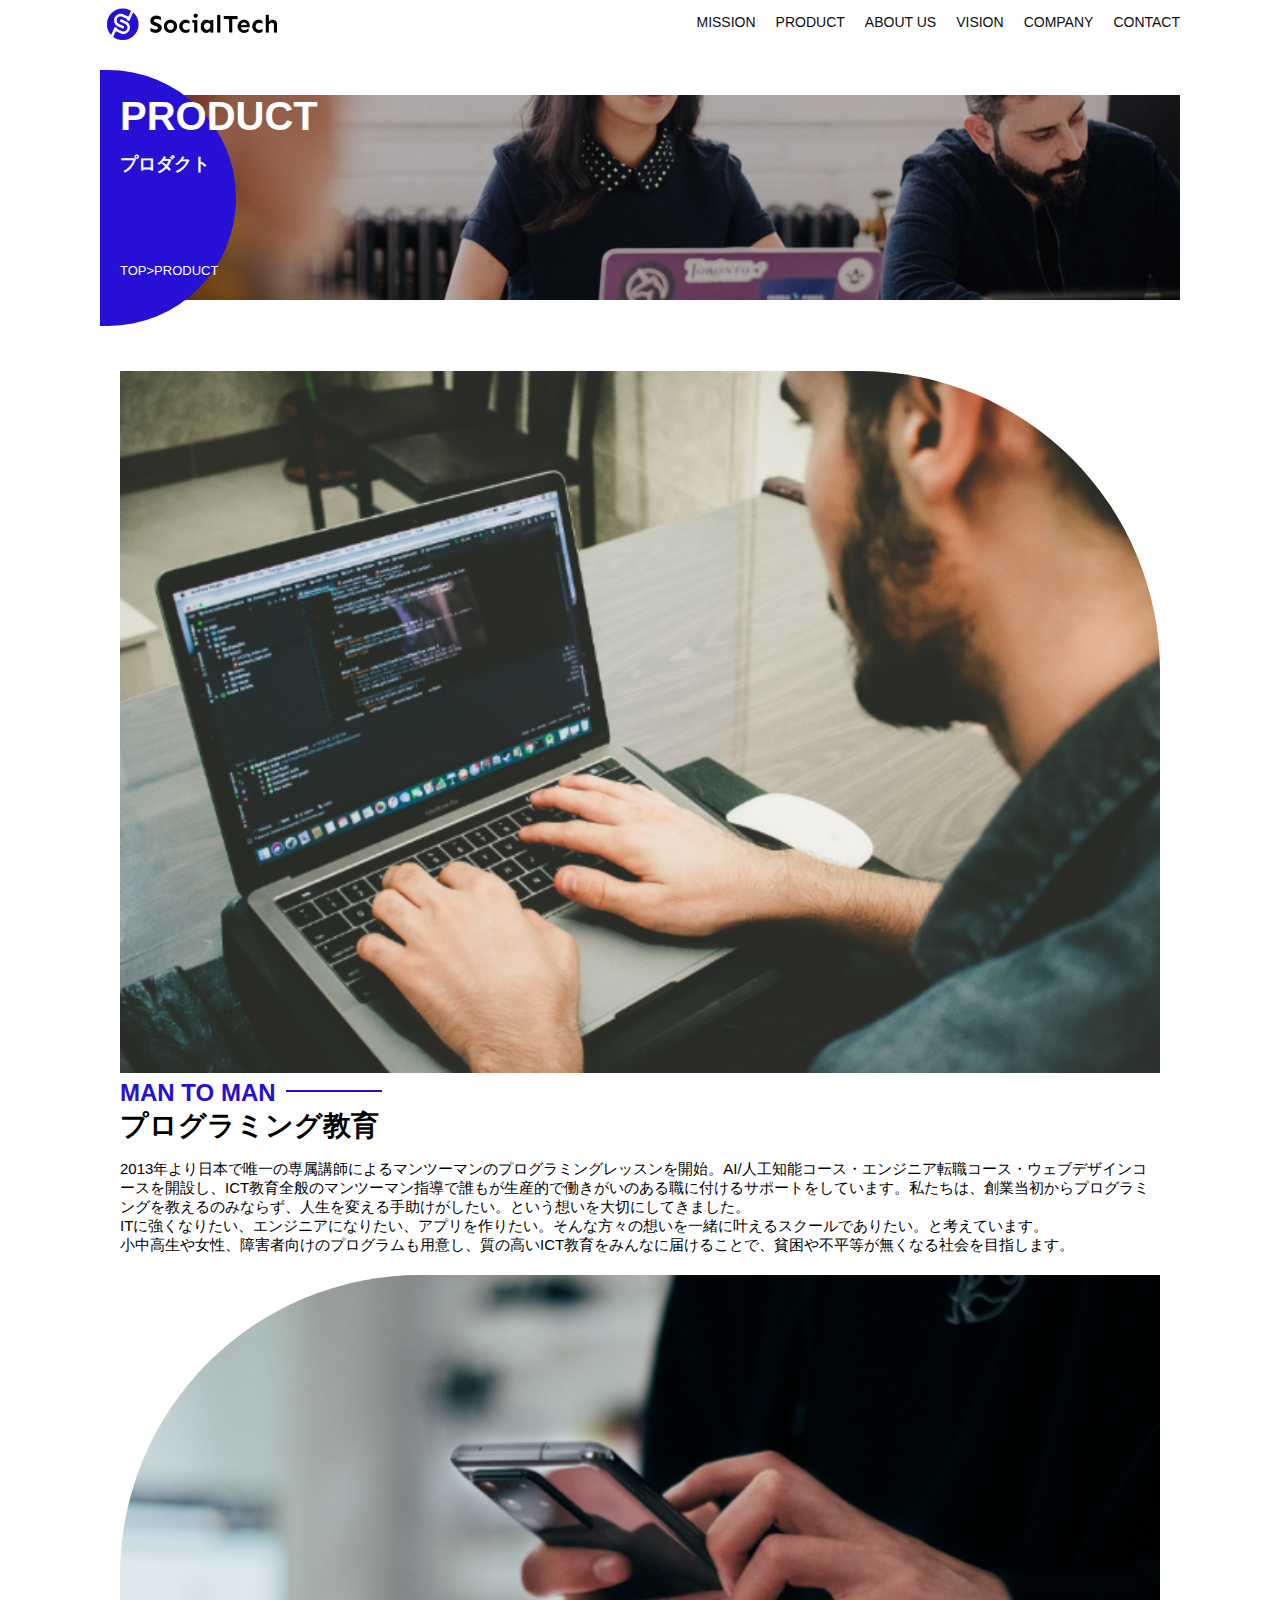
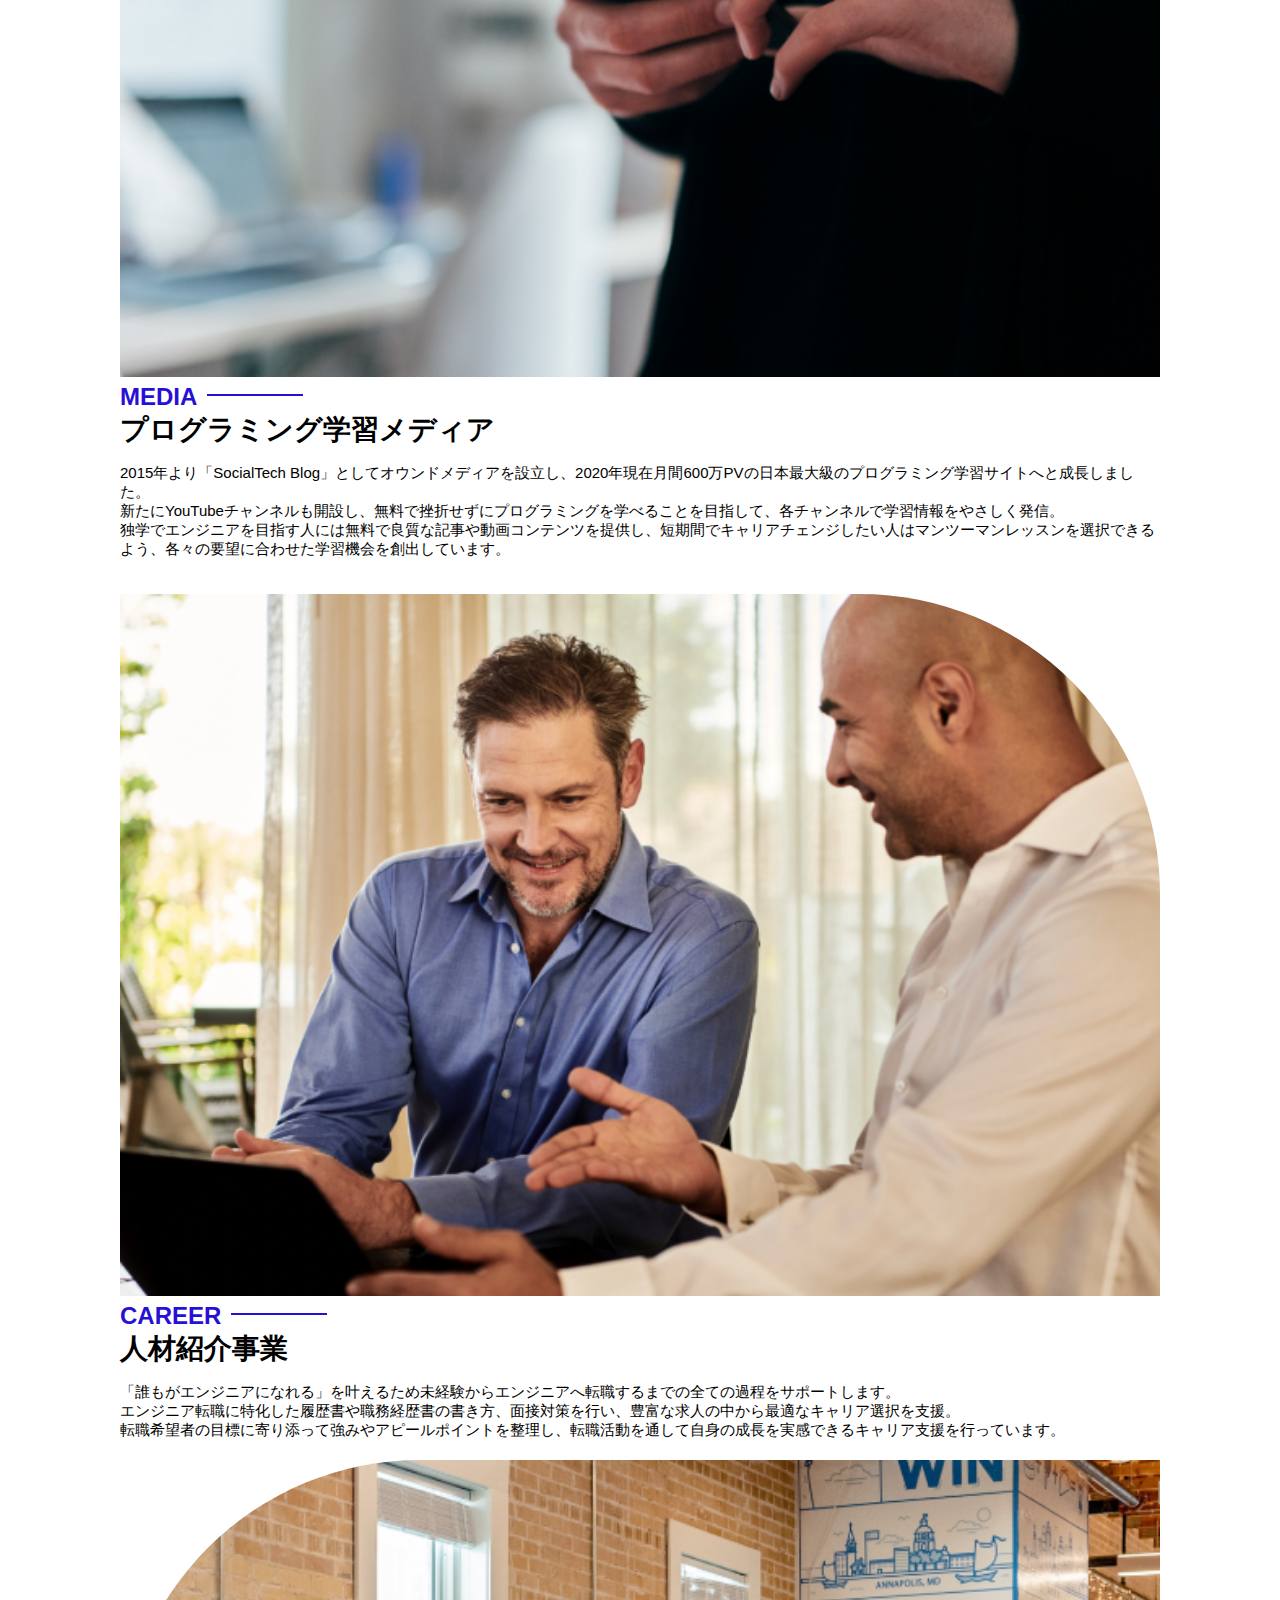
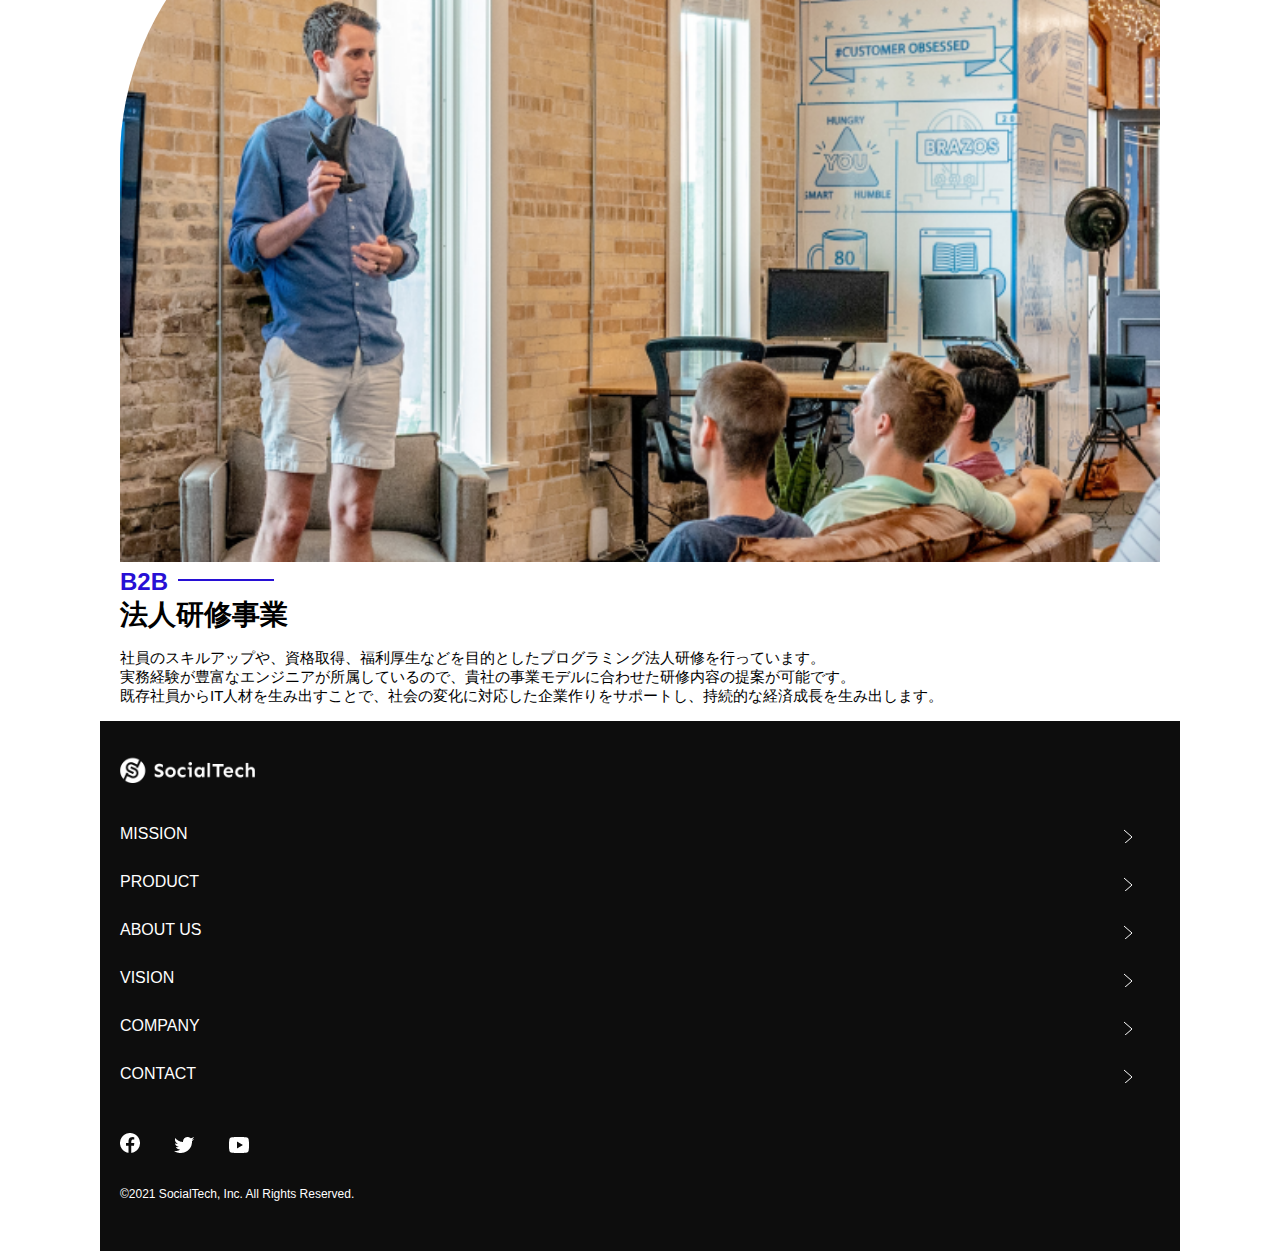
<file: kadai_tutorial_output/product.html>
<!DOCTYPE html>
<html>
  <head>
    <style>
      img:not([alt]){
        border: 10px solid red;
      }
    </style>
    <title>SocialTech -PRODUCT プロダクト-</title>
    <meta charset="utf-8">
    <meta name="description" content="SocialTechの4つのプロダクトを紹介します">
    <meta name="viewport" content="width=device-width, initial-scale=1.0">
    <link rel="stylesheet" href="style.css">
  </head>

  <body>
    <!--ヘッダー-->
    <header>
      <!--ロゴ-->
      <a href="index.html" id="logo">
        <img src="images/logo.png" alt="トップページに戻る">
      </a>

      <!--PC用ナビゲーション-->
      <nav id="nav-pc">
        <ul>
          <li><a href="mission.html">MISSION</a></li>
          <li><a href="product.html">PRODUCT</a></li>
          <li><a href="index.html#aboutus">ABOUT US</a></li>
          <li><a href="index.html#vision">VISION</a></li>
          <li><a href="index.html#company">COMPANY</a></li>
          <li><a href="index.html#contact">CONTACT</a></li>
        </ul>
      </nav>

      <!--スマホ用メニューボタン-->
      <button id="menu-sp" onclick="document.getElementById('nav-sp').style.display = 'block'">
        <img src="images/button-menu.png" alt="ナビゲーションを開く">
      </button>

      <!--スマホ用ナビゲーション-->
      <div id="nav-sp">
        <button id="close" onclick="document.getElementById('nav-sp').style.display = 'none'">
          <img src="images/button-close.png" alt="ナビゲーションを閉じる">
        </button>

        <nav>
          <ul>
            <li>
              <a id="logo-sp" href="index.html"onclick="document.getElementById('nav-sp').style.display = 'none'"><img src="images/logo-sp.png" alt="トップページに戻る"></a>
            </li>
            <li><a class="menu" href="mission.html" onclick="document.getElementById('nav-sp').style.display = 'none'">MISSION</a></li>
            <li><a class="menu" href="product.html" onclick="document.getElementById('nav-sp').style.display = 'none'">PRODUCT</a></li>
            <li><a class="menu" href="index.html#aboutus" onclick="document.getElementById('nav-sp').style.display = 'none'">ABOUT US</a></li>
            <li><a class="menu" href="index.html#vision" onclick="document.getElementById('nav-sp').style.display = 'none'">VISION</a></li>
            <li><a class="menu" href="index.html#company" onclick="document.getElementById('nav-sp').style.display = 'none'">COMPANY</a></li>
            <li><a class="menu" href="index.html#contact" onclick="document.getElementById('nav-sp').style.display = 'none'">CONTACT</a></li>
          </ul>
        </nav>
        <div id="sns">
          <a href="https://www.facebook.com/sejuku2013">
            <img src="images/button-facebook.png" alt="Facebookのリンク">
          </a>
          <a href="https://twitter.com/samuraijuku">
            <img src="images/button-twitter.png" alt="Twitterのリンク">
          </a>
          <a href="https://www.youtube.com/channel/UCCFOQO5aDK0xXam4cUQXT8g">
            <img src="images/button-youtube.png" alt="YouTubeのリンク">
          </a>
        </div>
      </div>
    </header>

    <main>
      <article>
        <section id="product-main">
          <div class="product-main-inner">
            <div id="product-title">
              <h1>PRODUCT<br><span>プロダクト</span></h1>
              <p>TOP>PRODUCT</p>
            </div>
          </div>
        </section>

        <section class="product-section product-section-left">
          <div class="product-section-img">
            <img src="images/product/product-mantoman.png" alt="PCでコードを書く男性">
          </div>
          <div class="product-read">
            <h2 class="product-h2">MAN TO MAN</h2>
            <h3 class="product-h3">プログラミング教育</h3>
            <p>
              2013年より日本で唯一の専属講師によるマンツーマンのプログラミングレッスンを開始。AI/人工知能コース・エンジニア転職コース・ウェブデザインコースを開設し、ICT教育全般のマンツーマン指導で誰もが生産的で働きがいのある職に付けるサポートをしています。私たちは、創業当初からプログラミングを教えるのみならず、人生を変える手助けがしたい。という想いを大切にしてきました。<br>ITに強くなりたい、エンジニアになりたい、アプリを作りたい。そんな方々の想いを一緒に叶えるスクールでありたい。と考えています。<br>小中高生や女性、障害者向けのプログラムも用意し、質の高いICT教育をみんなに届けることで、貧困や不平等が無くなる社会を目指します。
            </p>
          </div>
        </section>
        
        <section class="product-section product-section-right">
          <div class="product-read">
            <h2 class="product-h2">MEDIA</h2>
            <h3 class="product-h3">プログラミング学習メディア</h3>
            <p>2015年より「SocialTech Blog」としてオウンドメディアを設立し、2020年現在月間600万PVの日本最大級のプログラミング学習サイトへと成長しました。<br>新たにYouTubeチャンネルも開設し、無料で挫折せずにプログラミングを学べることを目指して、各チャンネルで学習情報をやさしく発信。<br>独学でエンジニアを目指す人には無料で良質な記事や動画コンテンツを提供し、短期間でキャリアチェンジしたい人はマンツーマンレッスンを選択できるよう、各々の要望に合わせた学習機会を創出しています。</p>
          </div>
          <div class="product-section-img">
            <img src="images/product/product-media.png" alt="スマートフォンを操作する人">
          </div>
        </section>

        <section class="product-section product-section-left">
          <div class="product-section-img">
            <img src="images/product/product-career.png" alt="笑顔で話し合う2人の男性">
          </div>
          <div class="product-read">
            <h2 class="product-h2">CAREER</h2>
            <h3 class="product-h3">人材紹介事業</h3>
            <p>「誰もがエンジニアになれる」を叶えるため未経験からエンジニアへ転職するまでの全ての過程をサポートします。<br>エンジニア転職に特化した履歴書や職務経歴書の書き方、面接対策を行い、豊富な求人の中から最適なキャリア選択を支援。<br>転職希望者の目標に寄り添って強みやアピールポイントを整理し、転職活動を通して自身の成長を実感できるキャリア支援を行っています。<br></p>
          </div>
        </section>

        <section class="product-section product-section-right">
          <div class="product-read">
            <h2 class="product-h2">B2B</h2>
            <h3 class="product-h3">法人研修事業</h3>
            <p>社員のスキルアップや、資格取得、福利厚生などを目的としたプログラミング法人研修を行っています。<br>実務経験が豊富なエンジニアが所属しているので、貴社の事業モデルに合わせた研修内容の提案が可能です。<br>既存社員からIT人材を生み出すことで、社会の変化に対応した企業作りをサポートし、持続的な経済成長を生み出します。</p>
          </div>
          <div class="product-section-img">
            <img src="images/product/product-b2b.png" alt="講演中の男性とそれを聴く人々">
          </div>
        </section>
      </article>
    </main>

    <footer>
      <div id="footer-logo">
        <img src="images/logo-sp.png" alt="SocialTech">
      </div>
      <div id="footer-link">
        <a href="mission.html">MISSION</a>
        <a href="product.html">PRODUCT</a>
        <a href="index.html#aboutus">ABOUT US</a>
        <a href="index.html#vision">VISION</a>
        <a href="index.html#company">COMPANY</a>
        <a href="index.html#contact">CONTACT</a>
      </div>
      <div id="sns-footer">
        <div class="sns-btns">
          <a href="https://www.facebook.com/sejuku2013"><img src="images/button-facebook.png" alt="Facebookのリンク"></a>
          <a href="https://twitter.com/samuraijuku"><img src="images/button-twitter.png" alt="Twitterのリンク"></a>
          <a href="https://www.youtube.com/channel/UCCFOQO5aDK0xXam4cUQXT8g"><img src="images/button-youtube.png" alt="YouTubeのリンク"></a>
        </div>
        <p id="copyright">&copy;2021 SocialTech, Inc. All Rights Reserved.</p>
      </div>
    </footer>
  </body>
</html>
</file>
<file: html-css-kadai_013/style.css>
/*PC・スマホ共通スタイル*/
body {
  font-family: "Source Sans Pro", "Hiragino Kaku Gothic ProN", Meiryo, Arial,
    sans-serif;
}

p {
  font-size: 15px;
}

#main-visual>img {
  width: 100%;
}

/*PC用スタイル*/
@media screen and (min-width: 768px) {
  body {
    max-width: 1080px;
    min-width: 960px;
    margin: 0 auto 0 auto;
  }
  /*ヘッダー*/
  header {
    display: flex;
    justify-content: space-between;
  }

  /*ナビゲーションのレイアウト*/
  #nav-pc {
    text-align: right;
    font-size: 14px;
    padding-top: 15px;
  }

  /*ナビゲーションのリンクの装飾設定*/
  #nav-pc>a {
    text-decoration: none;
    margin-left: 20px;
  }

  #nav-pc>a:link{
    color: #0d0d0d;
  }
  #nav-pc>a:visited {
    color: #0d0d0d;
  }

  #nav-pc>a:hover {
    color: #0d0d0d;
    text-decoration: underline;
  }

  #nav-pc>a:active {
    color: #0d0d0d;
  }

  #menu-sp, 
  #nav-sp {
    display: none;
  }
}

/*スマホ用のスタイル*/
@media screen and (max-width: 767px) {
 
  body {
    min-width: 375px;
    margin: 0;
  }

  #nav-pc {
    display: none;
  }

  #menu-sp {
    float: right;
    padding: 0;
    border: none;
    background: none;
  }

  #nav-sp {
    background-color: #ce933e;
    position: absolute;
    left: 0;
    top: 0;
    height: 100%;
    width: 100%;
    display: none;
  }

  #close {
    position: absolute;
    top: 20px;
    right: 20px;
    border: none;
    background: none;
  }

  #logo-sp {
    display: block;
    margin: 80px 0 30px 20px;
  }

  #nav-sp ul {
    padding-left: 0;
    list-style: none;
  }

  #nav-sp li {
    margin-bottom: 16px;
  }

  #nav-sp a {
    display: block;
    font-size: 18px;
    color: #ffffff;
    text-decoration: none;
  }

  #nav-sp a:hover {
    text-decoration: underline;
  }

  #nav-sp .menu {
    background-image: url("images/arrow.png");
    background-repeat: no-repeat;
    background-position: right center;
    text-decoration: none;
    display: block;
    margin-right: 20px;
    margin-left: 20px;
    height: 44px;
    font-size: 16px;
  }
}
</file>
<file: kadai_tutorial_output/style.css>
/*PC、スマホ共通スタイル*/
  * {
    box-sizing: border-box;
  }

  p{
    font-size: 15px;
  }

  body{
    max-width: 1080px;
    margin: 0 auto 0 auto;
    font-family: "Source Sans Pro", "Hiragino Kaku Gothic ProN", Meiryo, Arial, sans-serif;
  }

  /*ヘッダー*/
  header{
    display: flex;
    justify-content: space-between;
  }

  /*ナビゲーションのレイアウト*/
  #nav-pc{
    font-size: 14px;
  }
 
  #nav-pc ul{
    display: flex;
    padding-left: 0;
 }
 
 #nav-pc li{
   list-style: none;
  }

  /*ナビゲーションのリンクの装飾設定*/
  #nav-pc a {
    text-decoration: none;
    margin-left: 20px;
    color: #0d0d0d;
  }
  
  #nav-pc a:hover{
    text-decoration: underline;
  }

  /*スマホ用ナビを非表示*/
  #nav-sp,
  #menu-sp{
    display: none;
  }

/*メインビジュアル*/
  #main-visual{
    position: relative;
    height: 400px;
  }

  #main-message{
    position: absolute;
    top: 0;
    left: 0;
    background-color: #2710d5;
    color: #ffffff;
    border-radius: 0 0 476px 0;
    max-width: 620px;
    height: 100%;
    width: 100%;
    z-index: 11;
  }

  #main-message h1{
    font-size: 60px;
    margin: 100px 0 0 50px;
  }
  #main-message > p{
    font-size: 28px;
    margin: 0 0 0 50px;
  }

  #main-visual > img{
    max-width: 620px;
    border-radius: 476px 0 0 0;
    position: absolute;
    top: 0;
    right: 0;
    z-index: 10;
  }

  /*見出し*/
  h2{
    margin: 40px 0 0 0;
  }

  h2::after{
    content: url("images/line.png");
    margin-left: 10px;
  }

  h3{
    font-size: 27px;
  }

  /*ミッション*/
  #mission{
    margin: 80px auto 80px auto;
  }

  #mission-flex{
    display: flex;
  }

  #mission-flex > div{
    width: 50%;
    margin: 20px;
  }

  #mission-photo{
    width: 100%;
  }

  #s2dgs{
    margin-top: 50px;
    width: 100%;
  }

  /*プロダクト*/
  #product{
    background-color: #fafafa;
    margin: 80px 0 80px 0;
    padding: 10px 40px 0px 40px;
  }

  /*外枠*/
  #product .product-flex{
    margin-top: 40px;
    display: flex;
  }

  /*左のカラム*/
  #product-left{
    width: 50%;
    margin-right: 20px;
  }

  /*右のカラム*/
  #product-right{
    width: 50%;
    margin-left: 20px;
    margin-top: 80px;
  }

  /*写真+説明の枠*/
  #product-left > div{
    position: relative;
    height: 480px;
    margin-right: 20px;
  }
  #product-right > div{
    position: relative;
    height: 480px;
    margin-left: 20px;
  }

  /*写真*/
  .product-photo{
    width: 100%;
  }

  /*説明文の枠*/
  .product-explain{
    background-color: #ffffff;
    position: absolute;
    left: 0;
    bottom: 50px;
    margin: 0 40px 0 40px;
    padding: 20px;
    box-shadow: 5px 5px 10px rgba(0, 0, 0, 0.05);
  }

  /*説明文の英語*/
  .product-explain > span{
    color: #2710d5;
    font-weight: bold;
    font-size: 16px;
    margin: 0px;
  }

  /*説明文の見出し*/
  .product-explain > h3{
    margin: 5px 0 5px 0;
  }

  /*説明文*/
  .product-explain > p{
    margin: 0;
  }

  /*もっと見るボタン*/
  #product-more{
    text-align: center;
  }

  #product-more a{
    position: relative;
    bottom: -42px;
  }

  /*ABOUT US*/
  #aboutus{
    margin: 80px auto 80px auto;
  }

  /*3つの組織文化と写真を入れる枠*/
  #aboutus > div{
    display: flex;
  }

  /*写真*/
  .culture-img{
    width: 50%;
    align-self: flex-start;
  }

  .culture-img2{
    margin-top: 50px;
    width: 100%;
  }

  /*3つの組織文化の表*/
  .culture-table{
    margin-right: 50px;
  }

  /*番号*/
  .culture-num{
    font-size: 80px;
    color: #2710d5;
    padding: 0 20px 0 0;
  }

  /*見出し*/
  .culture-table th{
    text-align: left;
    font-size: 28px;
    font-weight: bold;
  }

  /*組織文化英語*/
  .culture-en{
    color: #2710d5;
    font-size: 24px;
  }

  /*説明文*/
  .culture-description{
    margin: 0;
  }

  /*ビジョン*/
  #vision{
    margin: 80px auto 80px auto;
  }

  /*セクション内の外枠*/
  #vision > div{
    display: flex;
    justify-content: space-between;
    flex-wrap: wrap;
  }

  /*7つの行動指針の枠*/
  .vision-box{
    width: 300px;
    height: 300px;
    margin-bottom: 30px;
    position: relative;
  }

  .vision-box > img{
    width: 100%;
    position: relative;
    z-index: 30;
  }

  .vision-box > div{
    position: absolute;
    top: 0;
    left: 0;
    z-index: 31;
    margin-right: 20px;
  }

  .vision-box > div > h4{
    color: #2710d5;
    font-size: 19px;
    margin: 80px 0 0 0;
  }

  .vision-box > div > h4::first-letter{
    font-size: 40px;
  }

  .vision-box > div >h5{
    font-size: 20px;
    margin: 0 0 0 0;
  }

  .vision-box > div >p{
    margin: 10px 0 0 0;
  }

  /*会社概要*/
  #company{
    margin: 80px auto 80px auto;
  }

  #company-table{
    width: 100%;
  }

  .tableheader{
    text-align: left;
    padding: 20px;
    border-bottom-color: #2710d5;
    border-bottom-width: 1px;
    border-bottom-style: solid;
    width: 100px;
  }

  .tableheader-first{
    border-top-color: #2710d5;
    border-top-width: 1px;
    border-top-style: solid;
  }

  .cell{
    padding: 30px;
    border-bottom-color: #ececec;
    border-bottom-width: 1px;
    border-bottom-style: solid;
  }

  .cell-first{
    border-top-color: #ececec;
    border-top-width: 1px;
    border-top-style: solid;
  }

  #company > iframe{
    width: 100%;
    height: 368px;
    margin-top: 40px;
  }

  /*お問い合わせ*/
  #contact{
    margin: 80px auto 80px auto;
  }

  /*外枠*/
  #contact > form >div{
    display: flex;
    flex-direction: row;
    flex-wrap: wrap;
    padding-bottom: 30px;
  }

  /*左列の見出し*/
  .contact-heading{
    width: 240px;
    align-self: center;
  }
  /*見出しのラベル*/
  .contact-label{
    font-weight: bold;
  }
  /*必須*/
  .contact-span{
    color: #ce2222;
    margin: 0 0 0 20px;
    font-weight: bold;
  }

  /*テキストボックス*/
  .contact-textbox{
    border-top: 0px;
    border-left: 0px;
    border-right: 0px;
    border-bottom-width: 1px;
    border-bottom-color: #707070;
    border-style: solid;
    background-color: #fafafa;
    height: 56px;
    width: 400px;
  }

  /*お問い合わせ内容のテキストエリア*/
  .contact-textarea{
    border-top: 0px;
    border-left: 0px;
    border-right: 0px;
    border-bottom-width: 1px;
    border-bottom-color: #707070;
    background-color: #fafafa;
    width: 400px;
    height: 200px;
  }

  /*個人情報の取り扱い*/
  #contact dt{
    font-weight: bold;
  }

  #contact dd{
    margin: 0 0 16px 0;
  }

  #contact dd p{
    margin: 0;
  }

  #contact dd ul{
    padding-left: 0;
  }

  #contact dd li{
    margin-bottom: 0;
    list-style: none;
  }

  /*フッター*/
  footer{
    background-color: #0d0d0d;
    text-align: center;
    padding: 80px 80px 30px 80px;
  }

  #footer-logo{
    margin-bottom: 30px;
  }

  #footer-link{
    margin-bottom: 50px;
  }

  #footer-link > a{
    text-decoration: none;
    margin: 10px;
    color: #ffffff;
  }

  #footer-link > a:hover{
    text-decoration: underline;
  }

  #sns-footer{
    display: flex;
    justify-content: space-between;
    text-align: left;
  }

  #sns-footer a{
    margin-right: 30px;
  }

  #copyright{
    color: #ffffff;
    margin: 0;
  }

  /*mission.html用スタイル*/
  /*ミッションのメインビジュアル*/
  .mission-main-inner{
    background-image: url("images/mission/mission-main.png");
    background-repeat: no-repeat;
    background-position-y: center;
  }

  #mission-title{
    background-color: #2710d5;
    width: 368px;
    color: #ffffff;
    height: 496px;
    border-radius: 0 248px 248px 0;
    position: relative;
  }

  #mission-title h1{
    position: absolute;
    top: 0;
    left: 100px;
    font-size: 80px;
    line-height: 1;
  }

  #mission-title h1 span{
    font-size: 26px;
  }

  #mission-title > p{
    position: absolute;
    top: 350px;
    left: 100px;
    font-size: 16px;
  }

  /*ミッションページ　S2DGSの設定*/
  #mission-s2dgs{
    padding: 20px;
  }

  .mission-h2{
    color: #2710d5;
    font-size: 40px;
  }

  .mission-h2::after{
    content: none;
  }

  /*ミッションページ　5つのゴールの設定*/
  #mission-five-goals{
    padding: 20px;
    display: flex;
  }

  #mission-five-goals .five-goals-image{
    width: 30%;
    padding: 20px;
  }

  #mission-five-goals .five-goals-image img{
    width: 100%;
  }

  #mission-five-goals .five-goals-read{
    width: 70%;
    padding: 20px;
  }

  #mission-five-goals .five-goals-read > div{
    margin-bottom: 40px;
  }

  .fivegoals-image-right{
    float: right;
    margin: 20px;
  }

  .fivegoals-image-left{
    float: left;
    margin: 20px;
  }

  .fivegoals-number{
    color: #2710d5;
    font-size: 48px;
    font-weight: bold;
    margin: 0;
  }

  .fivegoals-h3{
    font-size: 28px;
    margin: 0;
  }

  .fivegoals-p{
    margin: 0;
  }

  /*プロダクトページ*/
  .product-main-inner{
    background-image: url("images/product/product-main.png");
    background-repeat: no-repeat;
    background-position-y: center;
  }

  #product-title{
    background-color: #2710d5;
    width: 368px;
    color: #ffffff;
    height: 496px;
    border-radius: 0 248px 248px 0 ;
    position: relative;
  }

  #product-title h1{
    position: absolute;
    top: 0;
    left: 100px;
    font-size: 80px;
    line-height: 1;
  }

  #product-title h1 span{
    font-size: 26px;
  }

  #product-title > p{
    position: absolute;
    top: 350px;
    left: 100px;
    font-size: 16px;
  }

  /*セクション*/
  .product-section{
    display: flex;
    padding: 20px 20px 0;
  }

  .product-section .product-section-img{
    width: 450px;
  }

  /*左が画像のセクション*/
  .product-section-left .product-section-img img{
    width: 100%;
    padding: 0 40px 30px 0;
    border-radius: 0 432px 0 0;
  }

  .product-section-left .product-read{
    width: 50%;
    flex-grow: 1;
  }

  .product-section-left .product-read p{
    margin-bottom: 0;
  }

  /*右が画像のセクション*/
  .product-section-right{
    justify-content: space-between;
  }

  .product-section-right .product-section-img img{
    width: 100%;
    padding: 0 0 30px 40px;
    border-radius: 432px 0 0 0;
  }

  .product-section-right .product-read{
    width: 500px;
  }

  .product-h2{
    color: #2710d5;
    font-size: 24px;
    margin: 0;
  }

  .product-h3{
    font-size: 28px;
    margin: 0;
  }

  /*======================
  スマートフォン用のスタイル
  ======================*/
  @media screen and (max-width: 767px){
    /*PC用ナビゲーション非表示*/
    #nav-pc{
      display: none;
    }

    /*ハンバーガーメニュー*/
    #menu-sp{
      display: block;
      background-color: transparent;
      float: right;
      padding: 0;
      border: none;
    }

    /*スマホ用ナビゲーションの表示切替*/
    /*初期状態、レイアウトと非表示設定*/
    #nav-sp{
      background-color: #2710d5;
      position: fixed;
      left: 0;
      top: 0;
      height: 100%;
      width: 100%;
      display: none;
      z-index: 100;
    }

    /*xボタン*/
    #close{
      position: absolute;
      top: 20px;
      right: 20px;
      background-color: transparent;
      border: none;
    }

    #nav-sp nav ul{
      padding-left: 0;
    }

    #nav-sp nav li{
      list-style: none;
    }

    /*ナビゲーションメニュー用ロゴ*/
    #logo-sp{
      margin: 80px 0 30px 20px;
    }

    /*ナビゲーションのリンクの装飾設定*/
    #nav-sp nav a{
      display: block;
      color: #ffffff;
    }

    #nav-sp nav a:hover{
      text-decoration: underline;
    }


    #nav-sp .menu{
      text-decoration: none;
      margin: 0 20px 0 20px;
      height: 44px;
      font-size: 16px;
      background-image: url("images/arrow.png");
      background-repeat: no-repeat;
      background-position: right top;
    }

    #sns{
      position: absolute;
      bottom: 20px;
      left: 20px;
    }

    #sns > a{
      margin-right: 30px;
    }

    /*メインビジュアル*/
    #main-visual{
      position: relative;
      height: 470px;
    }

    #main-visual > div{
      text-align: center;
      height: 280px;
    }

    #main-visual h1{
      font-size: 28px;
      margin: 90px 0 0 0;
    }

    #main-visual > div > p{
      margin: 0;
      font-size: 15px;
    }

    #main-visual > img{
      width: 100%;
      border-radius: 476px 0 0 0;
      top: auto;
      bottom: 0;
    }

    /*見出し*/
    h2{
      margin: 15px 0 15px 0;
    }

    h3{
      font-size: 24px;
      margin: 10px 0 0 0;
    }

    /*ミッション*/
    #mission{
      margin: 20px 0 20px 0;
      padding: 0 20px 0 20px;
    }

    #mission-flex{
      flex-direction: column;
    }

    #mission-flex > div{
      width: 100%;
      margin: 0;
    }

    /*プロダクト*/
    #product{
      margin: 0;
      padding: 10px 20px 0 20px;
    }

    /*外枠*/
    #product .product-flex{
      flex-direction: column;
      margin-top: 0;
    }

    /*左右のカラム　スマホでは縦並び*/
    #product-left,
    #product-right{
      width: 100%;
      margin: 0;
    }
    /*写真＋説明の枠*/
    #product-left > div,
    #product-right > div{
      height: auto;
      margin: 0;
    }

    /*説明文の枠*/
    .product-explain{
      position: relative;
      margin: 0;
    }

    .product-explain > h3{
      margin: 10px 0 10px 0;
      font-size: 24px;
    }

    /*もっと見るボタン*/
    #product-more{
      text-align: left;
    }
    /*ABOUT US*/
    #aboutus{
      margin: 80px 20px 80px 20px;
    }

    #aboutus > div{
      flex-direction: column;
    }

    .culture-table th{
      font-size: 16px;
    }

    .culture-table{
      margin-right: 0;
      padding-right: 20px;
      order: 2;
    }

    .culture-img{
      width: 100%;
      order: 1;
    }

    .culture-img2{
      margin-top: 0;
    }

    .culture-num{
      padding: 0;
    }

    .culture-description{
      margin: 0;
    }

    /*ビジョン*/
    #vision{
      margin: 80px 20px 80px 20px;
    }

    .vision-box > img{
      position: absolute;
      top: 0;
      left: 0;
    }

    .vision-box > div > h4{
      margin: 60px 0 0 0;
    }

    /*会社概要*/
    #company{
      margin: 0 20px 0 20px;
    }

    #company > h3{
      margin-bottom: 20px;
    }

    .tableheader{
      width: 50px;
    }

    .cell{
      padding: 20px;
    }

    #company > iframe{
      height: 240px;
    }
  }

  /*お問い合わせ*/
  #contact{
    margin: 80px 20px 80px 20px;
  }

  #contact > h3{
    margin-bottom: 20px;
  }

  #contact > form > div{
    flex-direction: column;
    margin-bottom: 20px;
  }

  .contact-heading{
    align-self: auto;
    margin-bottom: 20px;
  }

  .contact-textbox{
    min-width: 300px;
    width: 100%;
  }

  .contact-textarea{
    height: 150px;
    width: 100%;
  }

  .radiobutton{
    margin-bottom: 20px;
  }

  /*フッター*/
  footer{
    padding: 30px 20px 50px 20px;
    text-align: left;
  }

  #footer-link > a{
    margin: 0 20px 30px 0;
    display: block;
    background-image: url(images/arrow.png);
    background-repeat: no-repeat;
    background-position: right top;
  }

  #footer-link > a:hover{
    text-decoration: underline;
  }

  #sns-footer{
    flex-direction: column;
    justify-content: flex-start;
  }

  #copyright{
    font-size: 12px;
    margin-top: 30px;
  }


  /*mission.html用スタイル*/
  /*ミッションのメインビジュアル*/
  #mission-main{
    height: 256px;
    margin-top: 4%;
    position: relative;
  }

  .mission-main-inner{
    height: 80%;
    background-size: cover;
  }

  #mission-title{
    width: 136px;
    height: 256px;
    position: absolute;
    top: -10%;
  }

  #mission-title h1{
    left: 20px;
    font-size: 40px;
  }

  #mission-title h1 span{
    font-size: 18px;
  }

  #mission-title > p{
    top: 180px;
    left: 20px;
    font-size: 13px;
  }

  /*ミッションページS2DGSの設定*/
  .mission-h2{
    font-size: 38px;
    margin: 0px;
  }

  .mission-h2::after{
    content: none;
  }

  #mission-s2dgs > img{
    width: 100%;
  }

  /*ミッションページ　5つのゴールの設定*/
  #mission-five-goals{
    flex-direction: column;
  }

  #mission-five-goals > div{
    padding: 0;
  }

  #mission-five-goals .five-goals-image,
  #mission-five-goals .five-goals-read{
    width: 100%;
    padding: 0;
  }

  #mission-five-goals .five-goals-read > div{
    display: flex;
    flex-direction: column;
  }

  .fivegoals-image-right,
  .fivegoals-image-left{
    align-self: center;
  }

  /*プロダクトページ*/
  #product-main{
    height: 256px;
    margin-top: 4%;
    position: relative;
  }

  .product-main-inner{
    height: 80%;
    background-size: cover;
  }

  #product-title{
    width: 136px;
    height: 256px;
    position: absolute;
    top: -10%;
  }

  #product-title h1 {
    left: 20px;
    font-size: 40px;
  }

  #product-title h1 span{
    font-size: 18px;
  }

  #product-title > p{
    top: 180px;
    left: 20px;
    font-size: 13px;
  }

  /*セクション*/
  .product-section{
    flex-direction: column;
  }

  .product-section .product-section-img{
    width: 100%;
  }

  .product-section .product-section-img img{
    width: 100%;
    padding: 0;
  }

  /*左が画像のセクション*/
  .product-section-left .product-section-img img{
    border-radius: 0 300px 0 0;
  }

  .product-section-left .product-read{
    width: 100%;
    flex-grow: 1;
  }

  /*右が画像のセクション*/
  .product-section-right .product-section-img img{
    order: 1;
    border-radius: 300px 0 0 0;
  }

  .product-section-right .product-read{
    order: 2;
    width: 100%;
  }
</file>
